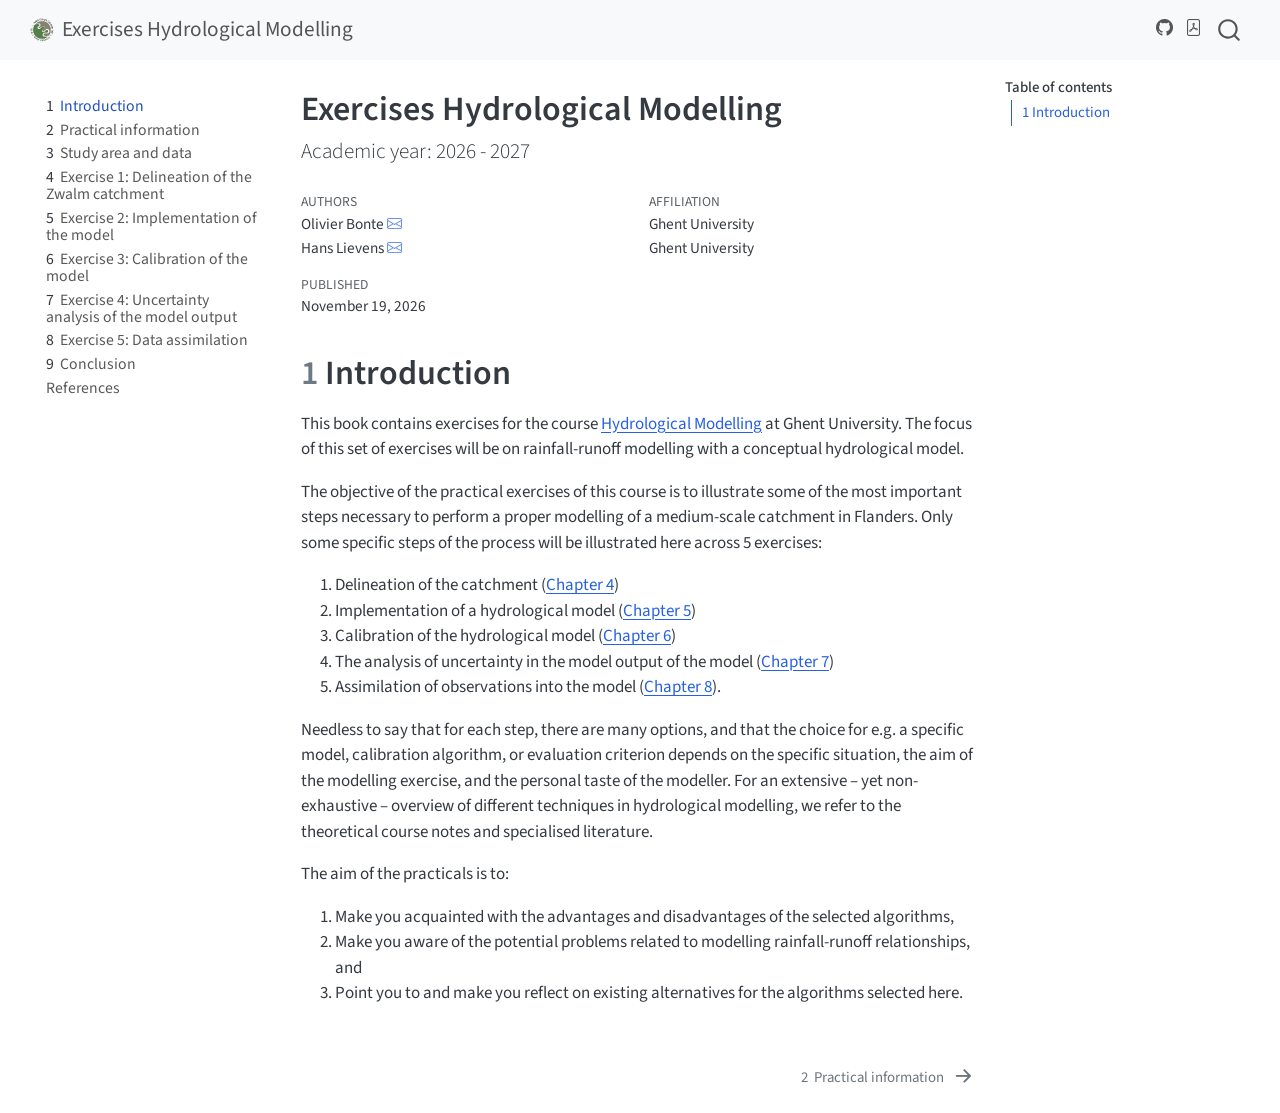
<file: index.html>
<!DOCTYPE html>
<html xmlns="http://www.w3.org/1999/xhtml" lang="en" xml:lang="en"><head>

<meta charset="utf-8">
<meta name="generator" content="quarto-1.10.18">

<meta name="viewport" content="width=device-width, initial-scale=1.0, user-scalable=yes">

<meta name="author" content="Olivier Bonte">
<meta name="author" content="Hans Lievens">
<meta name="dcterms.date" content="2026-11-19">

<title>Exercises Hydrological Modelling</title>
<style>
/* Default styles provided by pandoc.
** See https://pandoc.org/MANUAL.html#variables-for-html for config info.
*/
span.smallcaps{font-variant: small-caps;}
div.columns{display: flex; gap: 1.5em;}
div.column{flex: auto;}
@media screen {
div.columns{gap: min(4vw, 1.5em);}
div.column{overflow-x: auto;}
}
div.hanging-indent{margin-left: 1.5em; text-indent: -1.5em;}
ul.task-list{list-style: none;}
ul.task-list li input[type="checkbox"] {
  width: 0.8em;
  margin: 0 0.8em 0.2em -1em; /* quarto-specific, see https://github.com/quarto-dev/quarto-cli/issues/4556 */ 
  vertical-align: middle;
}
</style>


<script src="site_libs/quarto-nav/quarto-nav.js"></script>
<script src="site_libs/quarto-nav/headroom.min.js"></script>
<script src="site_libs/clipboard/clipboard.min.js"></script>
<script src="site_libs/quarto-search/autocomplete.umd.js"></script>
<script src="site_libs/quarto-search/fuse.min.js"></script>
<script src="site_libs/quarto-search/quarto-search.js"></script>
<meta name="quarto:offset" content="./">
<link href="./0_practical_info.html" rel="next">
<script src="site_libs/quarto-html/quarto.js" type="module"></script>
<script src="site_libs/quarto-html/tabsets/tabsets.js" type="module"></script>
<script src="site_libs/quarto-html/popper.min.js"></script>
<script src="site_libs/quarto-html/tippy.umd.min.js"></script>
<script src="site_libs/quarto-html/anchor.min.js"></script>
<link href="site_libs/quarto-html/tippy.css" rel="stylesheet">
<link href="site_libs/quarto-html/quarto-syntax-highlighting-64a204ab8560d761af7679ceaba22944.css" rel="stylesheet" id="quarto-text-highlighting-styles">
<script src="site_libs/bootstrap/bootstrap.min.js"></script>
<link href="site_libs/bootstrap/bootstrap-icons.css" rel="stylesheet">
<link href="site_libs/bootstrap/bootstrap-387af31c626f98c798a5fa383f4c6d96.min.css" rel="stylesheet" append-hash="true" id="quarto-bootstrap" data-mode="light">
<script id="quarto-search-options" type="application/json">{
  "location": "navbar",
  "copy-button": false,
  "collapse-after": 3,
  "panel-placement": "end",
  "type": "overlay",
  "limit": 50,
  "keyboard-shortcut": [
    "f",
    "/",
    "s"
  ],
  "show-item-context": false,
  "language": {
    "search-no-results-text": "No results",
    "search-matching-documents-text": "matching documents",
    "search-copy-link-title": "Copy link to search",
    "search-hide-matches-text": "Hide additional matches",
    "search-more-match-text": "more match in this document",
    "search-more-matches-text": "more matches in this document",
    "search-clear-button-title": "Clear",
    "search-text-placeholder": "",
    "search-detached-cancel-button-title": "Cancel",
    "search-submit-button-title": "Submit",
    "search-label": "Search"
  }
}</script>


</head>

<body class="nav-sidebar floating nav-fixed quarto-light">

<div id="quarto-search-results"></div>
  <header id="quarto-header" class="headroom fixed-top">
    <nav class="navbar navbar-expand-lg " data-bs-theme="dark">
      <div class="navbar-container container-fluid">
      <div class="navbar-brand-container mx-auto">
    <a href="./index.html" class="navbar-brand navbar-brand-logo">
    <img src="./figures/logo_H-CEL_no_background.svg" alt="" class="navbar-logo light-content">
    <img src="./figures/logo_H-CEL_no_background.svg" alt="" class="navbar-logo dark-content">
    </a>
    <a class="navbar-brand" href="./index.html">
    <span class="navbar-title">Exercises Hydrological Modelling</span>
    </a>
  </div>
        <div class="quarto-navbar-tools tools-end">
    <a href="https://github.com/h-cel/hydrological-modelling-public" title="Source Code" class="quarto-navigation-tool px-1" aria-label="Source Code"><i class="bi bi-github"></i></a>
    <a href="./Exercises-Hydrological-Modelling.pdf" title="Download PDF" class="quarto-navigation-tool px-1" aria-label="Download PDF"><i class="bi bi-file-pdf"></i></a>
</div>
          <div id="quarto-search" class="" title="Search"></div>
      </div> <!-- /container-fluid -->
    </nav>
  <nav class="quarto-secondary-nav">
    <div class="container-fluid d-flex">
      <button type="button" class="quarto-btn-toggle btn" data-bs-toggle="collapse" role="button" data-bs-target=".quarto-sidebar-collapse-item" aria-controls="quarto-sidebar" aria-expanded="false" aria-label="Toggle sidebar navigation" onclick="if (window.quartoToggleHeadroom) { window.quartoToggleHeadroom(); }">
        <i class="bi bi-layout-text-sidebar-reverse"></i>
      </button>
        <nav class="quarto-page-breadcrumbs" aria-label="breadcrumb"><ol class="breadcrumb"><li class="breadcrumb-item"><a href="./index.html"><span class="chapter-number">1</span>&nbsp; <span class="chapter-title">Introduction</span></a></li></ol></nav>
        <a class="flex-grow-1" role="navigation" data-bs-toggle="collapse" data-bs-target=".quarto-sidebar-collapse-item" aria-controls="quarto-sidebar" aria-expanded="false" aria-label="Toggle sidebar navigation" onclick="if (window.quartoToggleHeadroom) { window.quartoToggleHeadroom(); }">      
        </a>
    </div>
  </nav>
</header>
<!-- content -->
<div id="quarto-content" class="quarto-container page-columns page-rows-contents page-layout-article page-navbar">
<!-- sidebar -->
  <nav id="quarto-sidebar" class="sidebar collapse collapse-horizontal quarto-sidebar-collapse-item sidebar-navigation floating overflow-auto">
    <div class="sidebar-menu-container"> 
    <ul class="list-unstyled mt-1">
        <li class="sidebar-item">
  <div class="sidebar-item-container"> 
  <a href="./index.html" class="sidebar-item-text sidebar-link active">
 <span class="menu-text"><span class="chapter-number">1</span>&nbsp; <span class="chapter-title">Introduction</span></span></a>
  </div>
</li>
        <li class="sidebar-item">
  <div class="sidebar-item-container"> 
  <a href="./0_practical_info.html" class="sidebar-item-text sidebar-link">
 <span class="menu-text"><span class="chapter-number">2</span>&nbsp; <span class="chapter-title">Practical information</span></span></a>
  </div>
</li>
        <li class="sidebar-item">
  <div class="sidebar-item-container"> 
  <a href="./0_study_area_and_data.html" class="sidebar-item-text sidebar-link">
 <span class="menu-text"><span class="chapter-number">3</span>&nbsp; <span class="chapter-title">Study area and data</span></span></a>
  </div>
</li>
        <li class="sidebar-item">
  <div class="sidebar-item-container"> 
  <a href="./1_catchment_delineation.html" class="sidebar-item-text sidebar-link">
 <span class="menu-text"><span class="chapter-number">4</span>&nbsp; <span class="chapter-title">Exercise 1: Delineation of the Zwalm catchment</span></span></a>
  </div>
</li>
        <li class="sidebar-item">
  <div class="sidebar-item-container"> 
  <a href="./2_model_implementation.html" class="sidebar-item-text sidebar-link">
 <span class="menu-text"><span class="chapter-number">5</span>&nbsp; <span class="chapter-title">Exercise 2: Implementation of the model</span></span></a>
  </div>
</li>
        <li class="sidebar-item">
  <div class="sidebar-item-container"> 
  <a href="./3_model_calibration.html" class="sidebar-item-text sidebar-link">
 <span class="menu-text"><span class="chapter-number">6</span>&nbsp; <span class="chapter-title">Exercise 3: Calibration of the model</span></span></a>
  </div>
</li>
        <li class="sidebar-item">
  <div class="sidebar-item-container"> 
  <a href="./4_model_uncertainty.html" class="sidebar-item-text sidebar-link">
 <span class="menu-text"><span class="chapter-number">7</span>&nbsp; <span class="chapter-title">Exercise 4: Uncertainty analysis of the model output</span></span></a>
  </div>
</li>
        <li class="sidebar-item">
  <div class="sidebar-item-container"> 
  <a href="./5_data_assimilation.html" class="sidebar-item-text sidebar-link">
 <span class="menu-text"><span class="chapter-number">8</span>&nbsp; <span class="chapter-title">Exercise 5: Data assimilation</span></span></a>
  </div>
</li>
        <li class="sidebar-item">
  <div class="sidebar-item-container"> 
  <a href="./6_conclusion.html" class="sidebar-item-text sidebar-link">
 <span class="menu-text"><span class="chapter-number">9</span>&nbsp; <span class="chapter-title">Conclusion</span></span></a>
  </div>
</li>
        <li class="sidebar-item">
  <div class="sidebar-item-container"> 
  <a href="./references.html" class="sidebar-item-text sidebar-link">
 <span class="menu-text">References</span></a>
  </div>
</li>
    </ul>
    </div>
</nav>
<div id="quarto-sidebar-glass" class="quarto-sidebar-collapse-item" data-bs-toggle="collapse" data-bs-target=".quarto-sidebar-collapse-item"></div>
<!-- margin-sidebar -->
    <div id="quarto-margin-sidebar" class="sidebar margin-sidebar">
        <nav id="TOC" role="doc-toc" class="toc-active">
    <h2 id="toc-title">Table of contents</h2>
   
  <ul>
  <li><a href="#introduction" id="toc-introduction" class="nav-link active" data-scroll-target="#introduction"><span class="header-section-number">1</span> Introduction</a></li>
  </ul>
</nav>
    </div>
<!-- main -->
<main class="content" id="quarto-document-content">

<header id="title-block-header" class="quarto-title-block default">
<div class="quarto-title">
<h1 class="title">Exercises Hydrological Modelling</h1>
<p class="subtitle lead">Academic year: 2026 - 2027</p>
</div>


<div class="quarto-title-meta-author">
  <div class="quarto-title-meta-heading">Authors</div>
  <div class="quarto-title-meta-heading">Affiliation</div>
  
    <div class="quarto-title-meta-contents">
    <p class="author">Olivier Bonte <a href="mailto:olivier.bonte@ugent.be" class="quarto-title-author-email"><i class="bi bi-envelope"></i></a> </p>
  </div>
  <div class="quarto-title-meta-contents">
        <p class="affiliation">
            Ghent University
          </p>
      </div>
    <div class="quarto-title-meta-contents">
    <p class="author">Hans Lievens <a href="mailto:hans.lievens@ugent.be" class="quarto-title-author-email"><i class="bi bi-envelope"></i></a> </p>
  </div>
  <div class="quarto-title-meta-contents">
        <p class="affiliation">
            Ghent University
          </p>
      </div>
  </div>

<div class="quarto-title-meta">

      
    <div>
    <div class="quarto-title-meta-heading">Published</div>
    <div class="quarto-title-meta-contents">
      <p class="date">November 19, 2026</p>
    </div>
  </div>
  
    
  </div>
  


</header>


<section id="introduction" class="level1" data-number="1">
<h1 data-number="1"><span class="header-section-number">1</span> Introduction</h1>
<p>This book contains exercises for the course <a href="https://studiekiezer.ugent.be/2026/studiefiche/en/I002659">Hydrological Modelling</a> at Ghent University. The focus of this set of exercises will be on rainfall-runoff modelling with a conceptual hydrological model.</p>
<p>The objective of the practical exercises of this course is to illustrate some of the most important steps necessary to perform a proper modelling of a medium-scale catchment in Flanders. Only some specific steps of the process will be illustrated here across 5 exercises:</p>
<ol type="1">
<li>Delineation of the catchment (<a href="1_catchment_delineation.html" class="quarto-xref"><span>Chapter 4</span></a>)</li>
<li>Implementation of a hydrological model (<a href="2_model_implementation.html" class="quarto-xref"><span>Chapter 5</span></a>)</li>
<li>Calibration of the hydrological model (<a href="3_model_calibration.html" class="quarto-xref"><span>Chapter 6</span></a>)</li>
<li>The analysis of uncertainty in the model output of the model (<a href="4_model_uncertainty.html" class="quarto-xref"><span>Chapter 7</span></a>)</li>
<li>Assimilation of observations into the model (<a href="5_data_assimilation.html" class="quarto-xref"><span>Chapter 8</span></a>).</li>
</ol>
<p>Needless to say that for each step, there are many options, and that the choice for e.g.&nbsp;a specific model, calibration algorithm, or evaluation criterion depends on the specific situation, the aim of the modelling exercise, and the personal taste of the modeller. For an extensive – yet non-exhaustive – overview of different techniques in hydrological modelling, we refer to the theoretical course notes and specialised literature.</p>
<p>The aim of the practicals is to:</p>
<ol type="1">
<li>Make you acquainted with the advantages and disadvantages of the selected algorithms,</li>
<li>Make you aware of the potential problems related to modelling rainfall-runoff relationships, and</li>
<li>Point you to and make you reflect on existing alternatives for the algorithms selected here.</li>
</ol>


</section>

</main> <!-- /main -->
<script id="quarto-html-after-body" type="application/javascript">
  window.document.addEventListener("DOMContentLoaded", function (event) {
    const icon = "";
    const anchorJS = new window.AnchorJS();
    anchorJS.options = {
      placement: 'right',
      icon: icon
    };
    anchorJS.add('.anchored');
    const isCodeAnnotation = (el) => {
      for (const clz of el.classList) {
        if (clz.startsWith('code-annotation-')) {                     
          return true;
        }
      }
      return false;
    }
    const onCopySuccess = function(e) {
      // button target
      const button = e.trigger;
      // don't keep focus
      button.blur();
      // flash "checked"
      button.classList.add('code-copy-button-checked');
      var currentTitle = button.getAttribute("title");
      button.setAttribute("title", "Copied!");
      let tooltip;
      if (window.bootstrap) {
        button.setAttribute("data-bs-toggle", "tooltip");
        button.setAttribute("data-bs-placement", "left");
        button.setAttribute("data-bs-title", "Copied!");
        tooltip = new bootstrap.Tooltip(button, 
          { trigger: "manual", 
            customClass: "code-copy-button-tooltip",
            offset: [0, -8]});
        tooltip.show();    
      }
      setTimeout(function() {
        if (tooltip) {
          tooltip.hide();
          button.removeAttribute("data-bs-title");
          button.removeAttribute("data-bs-toggle");
          button.removeAttribute("data-bs-placement");
        }
        button.setAttribute("title", currentTitle);
        button.classList.remove('code-copy-button-checked');
      }, 1000);
      // clear code selection
      e.clearSelection();
    }
    const getTextToCopy = function(trigger) {
      const outerScaffold = trigger.parentElement.cloneNode(true);
      const codeEl = outerScaffold.querySelector('code');
      for (const childEl of codeEl.children) {
        if (isCodeAnnotation(childEl)) {
          childEl.remove();
        }
      }
      return codeEl.innerText;
    }
    const clipboard = new window.ClipboardJS('.code-copy-button:not([data-in-quarto-modal])', {
      text: getTextToCopy
    });
    clipboard.on('success', onCopySuccess);
    if (window.document.getElementById('quarto-embedded-source-code-modal')) {
      const clipboardModal = new window.ClipboardJS('.code-copy-button[data-in-quarto-modal]', {
        text: getTextToCopy,
        container: window.document.getElementById('quarto-embedded-source-code-modal')
      });
      clipboardModal.on('success', onCopySuccess);
    }
      var localhostRegex = new RegExp(/^(?:http|https):\/\/localhost\:?[0-9]*\//);
      var mailtoRegex = new RegExp(/^mailto:/);
        var filterRegex = new RegExp('/' + window.location.host + '/');
      var isInternal = (href) => {
          return filterRegex.test(href) || localhostRegex.test(href) || mailtoRegex.test(href);
      }
      // Inspect non-navigation links and adorn them if external
     var links = window.document.querySelectorAll('a[href]:not(.nav-link):not(.navbar-brand):not(.toc-action):not(.sidebar-link):not(.sidebar-item-toggle):not(.pagination-link):not(.no-external):not([aria-hidden]):not(.dropdown-item):not(.quarto-navigation-tool):not(.about-link)');
      for (var i=0; i<links.length; i++) {
        const link = links[i];
        if (!isInternal(link.href)) {
          // undo the damage that might have been done by quarto-nav.js in the case of
          // links that we want to consider external
          if (link.dataset.originalHref !== undefined) {
            link.href = link.dataset.originalHref;
          }
            // target, if specified
            link.setAttribute("target", "_blank");
            if (link.getAttribute("rel") === null) {
              link.setAttribute("rel", "noopener");
            }
        }
      }
    function tippyHover(el, contentFn, onTriggerFn, onUntriggerFn) {
      const config = {
        allowHTML: true,
        maxWidth: 500,
        delay: 100,
        arrow: false,
        appendTo: function(el) {
            return el.parentElement;
        },
        interactive: true,
        interactiveBorder: 10,
        theme: 'quarto',
        placement: 'bottom-start',
      };
      if (contentFn) {
        config.content = contentFn;
      }
      if (onTriggerFn) {
        config.onTrigger = onTriggerFn;
      }
      if (onUntriggerFn) {
        config.onUntrigger = onUntriggerFn;
      }
      window.tippy(el, config); 
    }
    const noterefs = window.document.querySelectorAll('a[role="doc-noteref"]');
    for (var i=0; i<noterefs.length; i++) {
      const ref = noterefs[i];
      tippyHover(ref, function() {
        // use id or data attribute instead here
        let href = ref.getAttribute('data-footnote-href') || ref.getAttribute('href');
        try { href = new URL(href).hash; } catch {}
        const id = href.replace(/^#\/?/, "");
        const note = window.document.getElementById(id);
        if (note) {
          return note.innerHTML;
        } else {
          return "";
        }
      });
    }
    const xrefs = window.document.querySelectorAll('a.quarto-xref');
    const processXRef = (id, note) => {
      // Strip column container classes
      const stripColumnClz = (el) => {
        el.classList.remove("page-full", "page-columns");
        if (el.children) {
          for (const child of el.children) {
            stripColumnClz(child);
          }
        }
      }
      stripColumnClz(note)
      if (id === null || id.startsWith('sec-')) {
        // Special case sections, only their first couple elements
        const container = document.createElement("div");
        if (note.children && note.children.length > 2) {
          container.appendChild(note.children[0].cloneNode(true));
          for (let i = 1; i < note.children.length; i++) {
            const child = note.children[i];
            if (child.tagName === "P" && child.innerText === "") {
              continue;
            } else {
              container.appendChild(child.cloneNode(true));
              break;
            }
          }
          if (window.Quarto?.typesetMath) {
            window.Quarto.typesetMath(container);
          }
          return container.innerHTML
        } else {
          if (window.Quarto?.typesetMath) {
            window.Quarto.typesetMath(note);
          }
          return note.innerHTML;
        }
      } else {
        // Remove any anchor links if they are present
        const anchorLink = note.querySelector('a.anchorjs-link');
        if (anchorLink) {
          anchorLink.remove();
        }
        if (window.Quarto?.typesetMath) {
          window.Quarto.typesetMath(note);
        }
        if (note.classList.contains("callout")) {
          return note.outerHTML;
        } else {
          return note.innerHTML;
        }
      }
    }
    for (var i=0; i<xrefs.length; i++) {
      const xref = xrefs[i];
      tippyHover(xref, undefined, function(instance) {
        instance.disable();
        let url = xref.getAttribute('href');
        let hash = undefined; 
        if (url.startsWith('#')) {
          hash = url;
        } else {
          try { hash = new URL(url).hash; } catch {}
        }
        if (hash) {
          const id = hash.replace(/^#\/?/, "");
          const note = window.document.getElementById(id);
          if (note !== null) {
            try {
              const html = processXRef(id, note.cloneNode(true));
              instance.setContent(html);
            } finally {
              instance.enable();
              instance.show();
            }
          } else {
            // See if we can fetch this
            fetch(url.split('#')[0])
            .then(res => res.text())
            .then(html => {
              const parser = new DOMParser();
              const htmlDoc = parser.parseFromString(html, "text/html");
              const note = htmlDoc.getElementById(id);
              if (note !== null) {
                const html = processXRef(id, note);
                instance.setContent(html);
              } 
            }).finally(() => {
              instance.enable();
              instance.show();
            });
          }
        } else {
          // See if we can fetch a full url (with no hash to target)
          // This is a special case and we should probably do some content thinning / targeting
          fetch(url)
          .then(res => res.text())
          .then(html => {
            const parser = new DOMParser();
            const htmlDoc = parser.parseFromString(html, "text/html");
            const note = htmlDoc.querySelector('main.content');
            if (note !== null) {
              // This should only happen for chapter cross references
              // (since there is no id in the URL)
              // remove the first header
              if (note.children.length > 0 && note.children[0].tagName === "HEADER") {
                note.children[0].remove();
              }
              const html = processXRef(null, note);
              instance.setContent(html);
            } 
          }).finally(() => {
            instance.enable();
            instance.show();
          });
        }
      }, function(instance) {
      });
    }
        let selectedAnnoteEl;
        const selectorForAnnotation = ( cell, annotation) => {
          let cellAttr = 'data-code-cell="' + cell + '"';
          let lineAttr = 'data-code-annotation="' +  annotation + '"';
          const selector = 'span[' + cellAttr + '][' + lineAttr + ']';
          return selector;
        }
        const selectCodeLines = (annoteEl) => {
          const doc = window.document;
          const targetCell = annoteEl.getAttribute("data-target-cell");
          const targetAnnotation = annoteEl.getAttribute("data-target-annotation");
          const annoteSpan = window.document.querySelector(selectorForAnnotation(targetCell, targetAnnotation));
          const lines = annoteSpan.getAttribute("data-code-lines").split(",");
          const lineIds = lines.map((line) => {
            return targetCell + "-" + line;
          })
          let top = null;
          let height = null;
          let parent = null;
          if (lineIds.length > 0) {
              //compute the position of the single el (top and bottom and make a div)
              const el = window.document.getElementById(lineIds[0]);
              top = el.offsetTop;
              height = el.offsetHeight;
              parent = el.parentElement.parentElement;
            if (lineIds.length > 1) {
              const lastEl = window.document.getElementById(lineIds[lineIds.length - 1]);
              const bottom = lastEl.offsetTop + lastEl.offsetHeight;
              height = bottom - top;
            }
            if (top !== null && height !== null && parent !== null) {
              // cook up a div (if necessary) and position it 
              let div = window.document.getElementById("code-annotation-line-highlight");
              if (div === null) {
                div = window.document.createElement("div");
                div.setAttribute("id", "code-annotation-line-highlight");
                div.style.position = 'absolute';
                parent.appendChild(div);
              }
              div.style.top = top - 2 + "px";
              div.style.height = height + 4 + "px";
              div.style.left = 0;
              let gutterDiv = window.document.getElementById("code-annotation-line-highlight-gutter");
              if (gutterDiv === null) {
                gutterDiv = window.document.createElement("div");
                gutterDiv.setAttribute("id", "code-annotation-line-highlight-gutter");
                gutterDiv.style.position = 'absolute';
                const codeCell = window.document.getElementById(targetCell);
                const gutter = codeCell.querySelector('.code-annotation-gutter');
                gutter.appendChild(gutterDiv);
              }
              gutterDiv.style.top = top - 2 + "px";
              gutterDiv.style.height = height + 4 + "px";
            }
            selectedAnnoteEl = annoteEl;
          }
        };
        const unselectCodeLines = () => {
          const elementsIds = ["code-annotation-line-highlight", "code-annotation-line-highlight-gutter"];
          elementsIds.forEach((elId) => {
            const div = window.document.getElementById(elId);
            if (div) {
              div.remove();
            }
          });
          selectedAnnoteEl = undefined;
        };
          // Handle positioning of the toggle
      window.addEventListener(
        "resize",
        throttle(() => {
          elRect = undefined;
          if (selectedAnnoteEl) {
            selectCodeLines(selectedAnnoteEl);
          }
        }, 10)
      );
      function throttle(fn, ms) {
      let throttle = false;
      let timer;
        return (...args) => {
          if(!throttle) { // first call gets through
              fn.apply(this, args);
              throttle = true;
          } else { // all the others get throttled
              if(timer) clearTimeout(timer); // cancel #2
              timer = setTimeout(() => {
                fn.apply(this, args);
                timer = throttle = false;
              }, ms);
          }
        };
      }
        // Attach click handler to the DT
        const annoteDls = window.document.querySelectorAll('dt[data-target-cell]');
        for (const annoteDlNode of annoteDls) {
          annoteDlNode.addEventListener('click', (event) => {
            const clickedEl = event.target;
            if (clickedEl !== selectedAnnoteEl) {
              unselectCodeLines();
              const activeEl = window.document.querySelector('dt[data-target-cell].code-annotation-active');
              if (activeEl) {
                activeEl.classList.remove('code-annotation-active');
              }
              selectCodeLines(clickedEl);
              clickedEl.classList.add('code-annotation-active');
            } else {
              // Unselect the line
              unselectCodeLines();
              clickedEl.classList.remove('code-annotation-active');
            }
          });
        }
    const findCites = (el) => {
      const parentEl = el.parentElement;
      if (parentEl) {
        const cites = parentEl.dataset.cites;
        if (cites) {
          return {
            el,
            cites: cites.split(' ')
          };
        } else {
          return findCites(el.parentElement)
        }
      } else {
        return undefined;
      }
    };
    var bibliorefs = window.document.querySelectorAll('a[role="doc-biblioref"]');
    for (var i=0; i<bibliorefs.length; i++) {
      const ref = bibliorefs[i];
      const citeInfo = findCites(ref);
      if (citeInfo) {
        tippyHover(citeInfo.el, function() {
          var popup = window.document.createElement('div');
          citeInfo.cites.forEach(function(cite) {
            var citeDiv = window.document.createElement('div');
            citeDiv.classList.add('hanging-indent');
            citeDiv.classList.add('csl-entry');
            var biblioDiv = window.document.getElementById('ref-' + cite);
            if (biblioDiv) {
              citeDiv.innerHTML = biblioDiv.innerHTML;
            }
            popup.appendChild(citeDiv);
          });
          return popup.innerHTML;
        });
      }
    }
  });
  </script>
<nav class="page-navigation">
  <div class="nav-page nav-page-previous">
  </div>
  <div class="nav-page nav-page-next">
      <a href="./0_practical_info.html" class="pagination-link" aria-label="Practical information">
        <span class="nav-page-text"><span class="chapter-number">2</span>&nbsp; <span class="chapter-title">Practical information</span></span> <i class="bi bi-arrow-right-short"></i>
      </a>
  </div>
</nav>
</div> <!-- /content -->




</body></html>
</file>
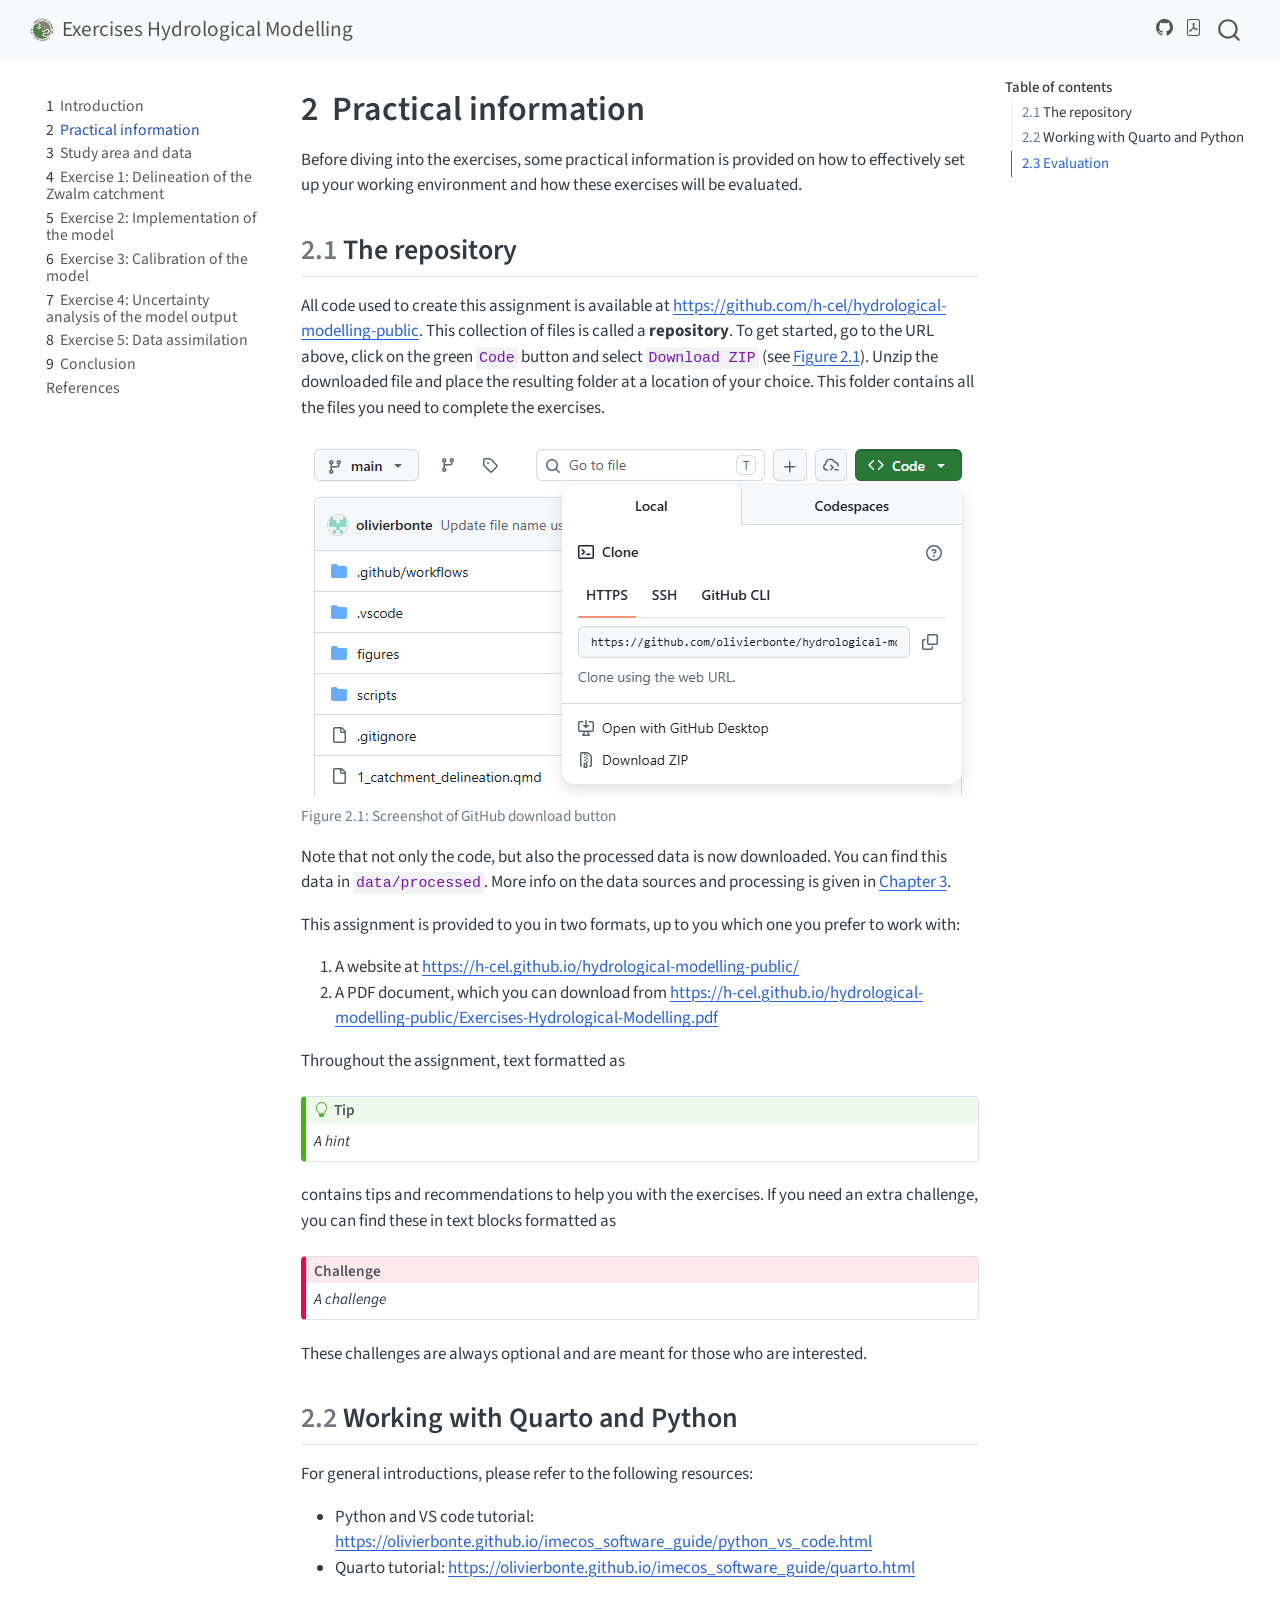
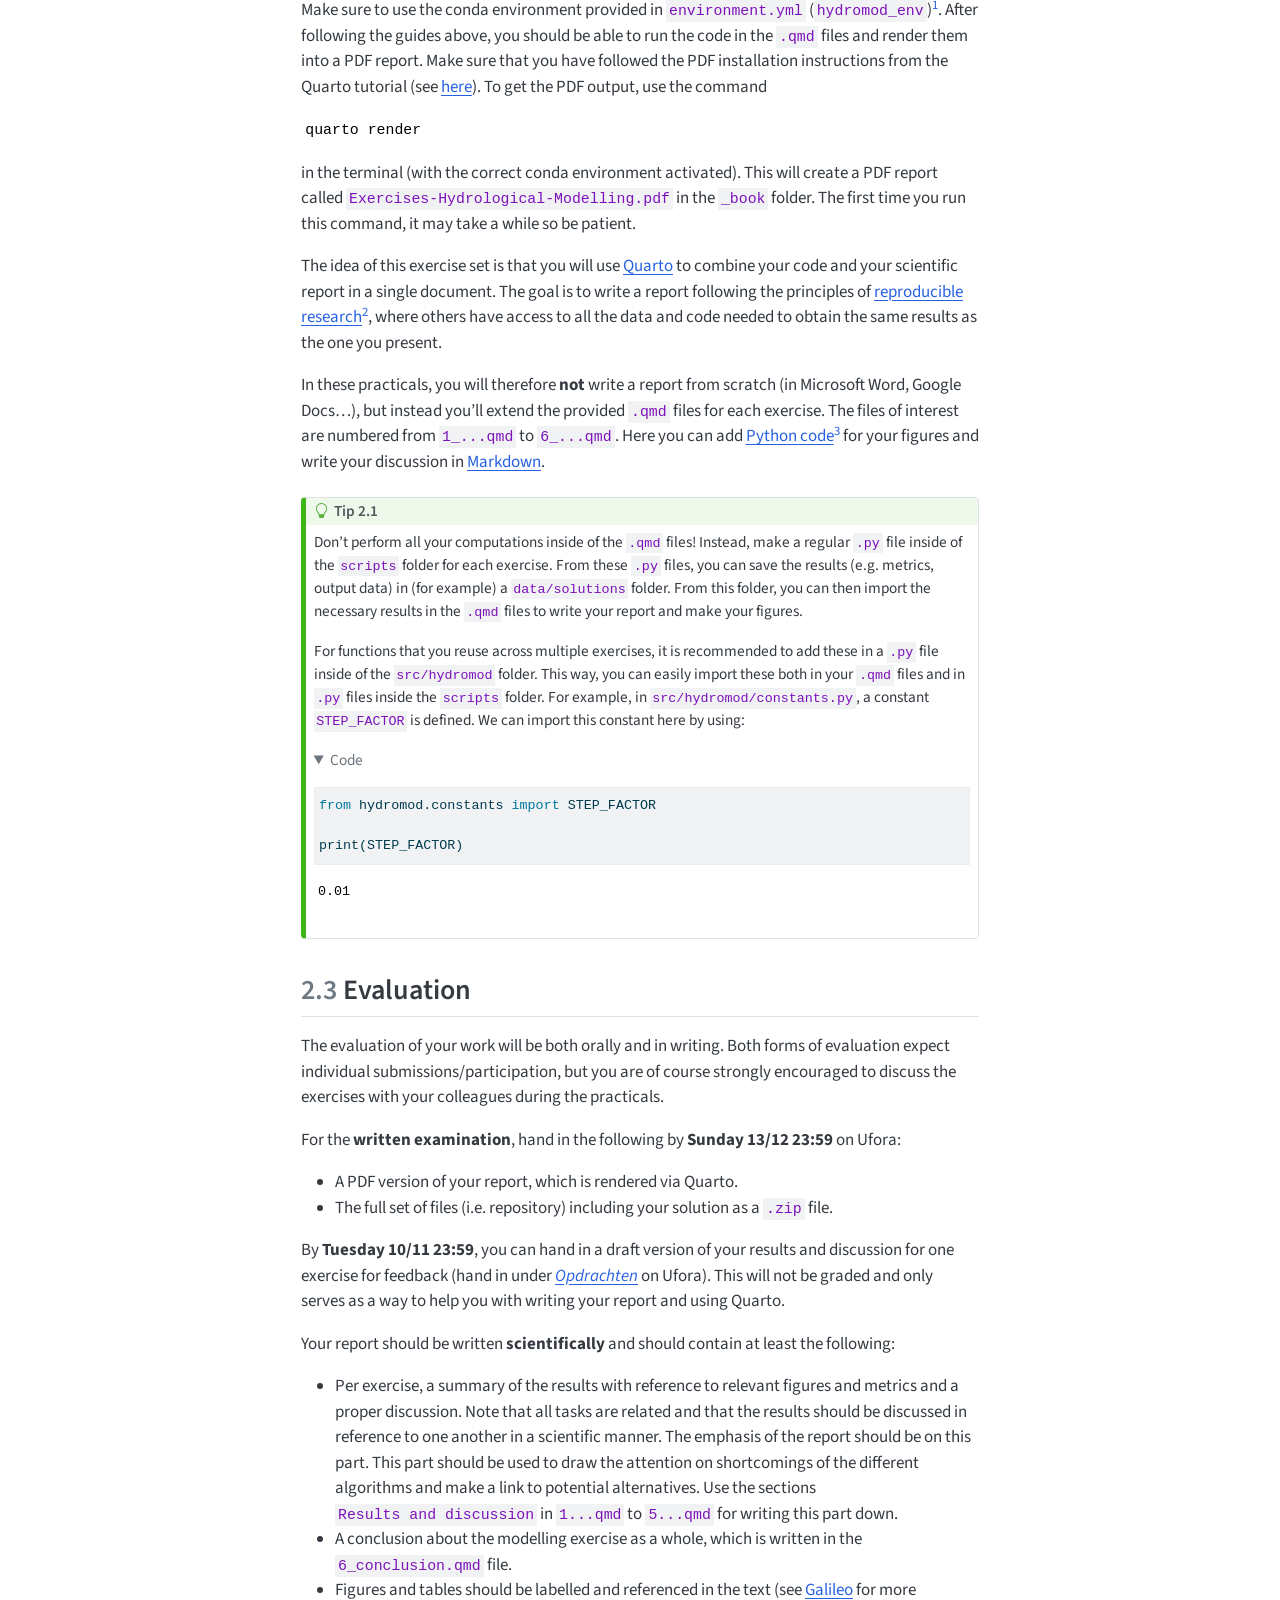
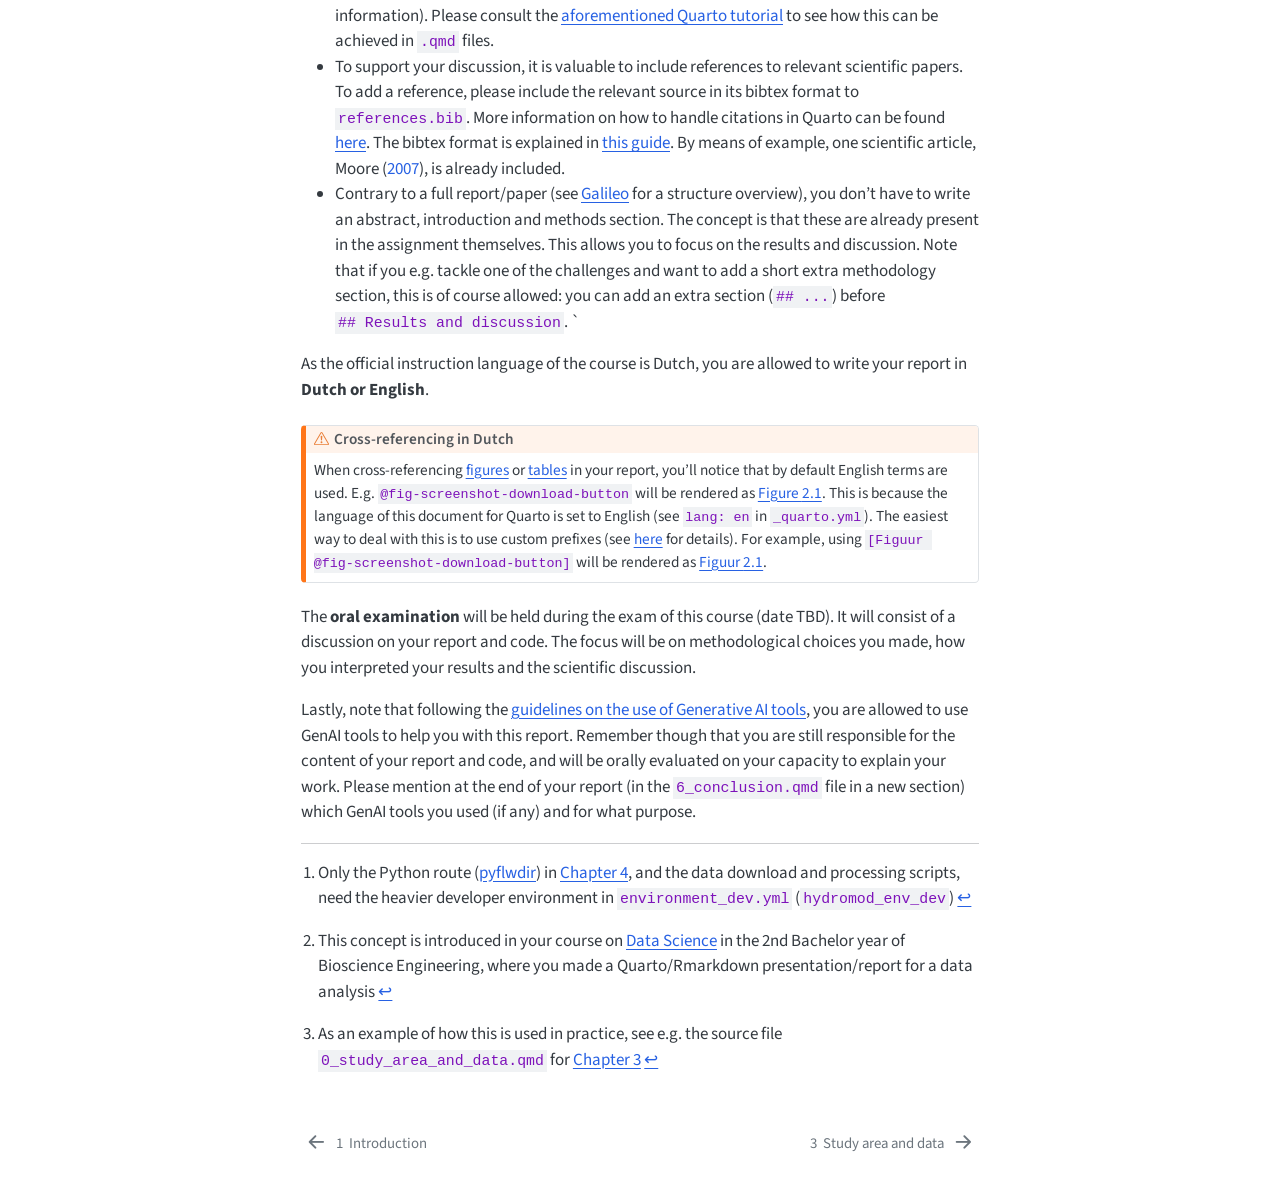
<file: 0_practical_info.html>
<!DOCTYPE html>
<html xmlns="http://www.w3.org/1999/xhtml" lang="en" xml:lang="en"><head>

<meta charset="utf-8">
<meta name="generator" content="quarto-1.10.18">

<meta name="viewport" content="width=device-width, initial-scale=1.0, user-scalable=yes">


<title>2&nbsp; Practical information – Exercises Hydrological Modelling</title>
<style>
/* Default styles provided by pandoc.
** See https://pandoc.org/MANUAL.html#variables-for-html for config info.
*/
span.smallcaps{font-variant: small-caps;}
div.columns{display: flex; gap: 1.5em;}
div.column{flex: auto;}
@media screen {
div.columns{gap: min(4vw, 1.5em);}
div.column{overflow-x: auto;}
}
div.hanging-indent{margin-left: 1.5em; text-indent: -1.5em;}
ul.task-list{list-style: none;}
ul.task-list li input[type="checkbox"] {
  width: 0.8em;
  margin: 0 0.8em 0.2em -1em; /* quarto-specific, see https://github.com/quarto-dev/quarto-cli/issues/4556 */ 
  vertical-align: middle;
}
/* CSS for syntax highlighting */
html { -webkit-text-size-adjust: 100%; }
pre > code.sourceCode { white-space: pre; position: relative; }
pre > code.sourceCode > span { display: inline-block; line-height: 1.25; }
pre > code.sourceCode > span:empty { height: 1.2em; }
.sourceCode { overflow: visible; }
code.sourceCode > span { color: inherit; text-decoration: inherit; }
div.sourceCode { margin: 1em 0; }
pre.sourceCode { margin: 0; }
@media screen {
div.sourceCode { overflow: auto; }
}
@media print {
pre > code.sourceCode { white-space: pre-wrap; }
pre > code.sourceCode > span { text-indent: -5em; padding-left: 5em; }
}
pre.numberSource code
  { counter-reset: source-line 0; }
pre.numberSource code > span
  { position: relative; left: -4em; counter-increment: source-line; }
pre.numberSource code > span > a:first-child::before
  { content: counter(source-line);
    position: relative; left: -1em; text-align: right; vertical-align: baseline;
    border: none; display: inline-block;
    -webkit-touch-callout: none; -webkit-user-select: none;
    -khtml-user-select: none; -moz-user-select: none;
    -ms-user-select: none; user-select: none;
    padding: 0 4px; width: 4em;
  }
pre.numberSource { margin-left: 3em;  padding-left: 4px; }
div.sourceCode
  {   }
@media screen {
pre > code.sourceCode > span > a:first-child::before { text-decoration: underline; }
}
/* CSS for citations */
div.csl-bib-body { }
div.csl-entry {
  clear: both;
}
.hanging-indent div.csl-entry {
  margin-left:2em;
  text-indent:-2em;
}
div.csl-left-margin {
  min-width:2em;
  float:left;
}
div.csl-right-inline {
  margin-left:2em;
  padding-left:1em;
}
div.csl-indent {
  margin-left: 2em;
}</style>


<script src="site_libs/quarto-nav/quarto-nav.js"></script>
<script src="site_libs/quarto-nav/headroom.min.js"></script>
<script src="site_libs/clipboard/clipboard.min.js"></script>
<script src="site_libs/quarto-search/autocomplete.umd.js"></script>
<script src="site_libs/quarto-search/fuse.min.js"></script>
<script src="site_libs/quarto-search/quarto-search.js"></script>
<meta name="quarto:offset" content="./">
<link href="./0_study_area_and_data.html" rel="next">
<link href="./index.html" rel="prev">
<script src="site_libs/quarto-html/quarto.js" type="module"></script>
<script src="site_libs/quarto-html/tabsets/tabsets.js" type="module"></script>
<script src="site_libs/quarto-html/popper.min.js"></script>
<script src="site_libs/quarto-html/tippy.umd.min.js"></script>
<script src="site_libs/quarto-html/anchor.min.js"></script>
<link href="site_libs/quarto-html/tippy.css" rel="stylesheet">
<link href="site_libs/quarto-html/quarto-syntax-highlighting-64a204ab8560d761af7679ceaba22944.css" rel="stylesheet" id="quarto-text-highlighting-styles">
<script src="site_libs/bootstrap/bootstrap.min.js"></script>
<link href="site_libs/bootstrap/bootstrap-icons.css" rel="stylesheet">
<link href="site_libs/bootstrap/bootstrap-387af31c626f98c798a5fa383f4c6d96.min.css" rel="stylesheet" append-hash="true" id="quarto-bootstrap" data-mode="light">
<script id="quarto-search-options" type="application/json">{
  "location": "navbar",
  "copy-button": false,
  "collapse-after": 3,
  "panel-placement": "end",
  "type": "overlay",
  "limit": 50,
  "keyboard-shortcut": [
    "f",
    "/",
    "s"
  ],
  "show-item-context": false,
  "language": {
    "search-no-results-text": "No results",
    "search-matching-documents-text": "matching documents",
    "search-copy-link-title": "Copy link to search",
    "search-hide-matches-text": "Hide additional matches",
    "search-more-match-text": "more match in this document",
    "search-more-matches-text": "more matches in this document",
    "search-clear-button-title": "Clear",
    "search-text-placeholder": "",
    "search-detached-cancel-button-title": "Cancel",
    "search-submit-button-title": "Submit",
    "search-label": "Search"
  }
}</script>


</head>

<body class="nav-sidebar floating nav-fixed quarto-light">

<div id="quarto-search-results"></div>
  <header id="quarto-header" class="headroom fixed-top">
    <nav class="navbar navbar-expand-lg " data-bs-theme="dark">
      <div class="navbar-container container-fluid">
      <div class="navbar-brand-container mx-auto">
    <a href="./index.html" class="navbar-brand navbar-brand-logo">
    <img src="./figures/logo_H-CEL_no_background.svg" alt="" class="navbar-logo light-content">
    <img src="./figures/logo_H-CEL_no_background.svg" alt="" class="navbar-logo dark-content">
    </a>
    <a class="navbar-brand" href="./index.html">
    <span class="navbar-title">Exercises Hydrological Modelling</span>
    </a>
  </div>
        <div class="quarto-navbar-tools tools-end">
    <a href="https://github.com/h-cel/hydrological-modelling-public" title="Source Code" class="quarto-navigation-tool px-1" aria-label="Source Code"><i class="bi bi-github"></i></a>
    <a href="./Exercises-Hydrological-Modelling.pdf" title="Download PDF" class="quarto-navigation-tool px-1" aria-label="Download PDF"><i class="bi bi-file-pdf"></i></a>
</div>
          <div id="quarto-search" class="" title="Search"></div>
      </div> <!-- /container-fluid -->
    </nav>
  <nav class="quarto-secondary-nav">
    <div class="container-fluid d-flex">
      <button type="button" class="quarto-btn-toggle btn" data-bs-toggle="collapse" role="button" data-bs-target=".quarto-sidebar-collapse-item" aria-controls="quarto-sidebar" aria-expanded="false" aria-label="Toggle sidebar navigation" onclick="if (window.quartoToggleHeadroom) { window.quartoToggleHeadroom(); }">
        <i class="bi bi-layout-text-sidebar-reverse"></i>
      </button>
        <nav class="quarto-page-breadcrumbs" aria-label="breadcrumb"><ol class="breadcrumb"><li class="breadcrumb-item"><a href="./0_practical_info.html"><span class="chapter-number">2</span>&nbsp; <span class="chapter-title">Practical information</span></a></li></ol></nav>
        <a class="flex-grow-1" role="navigation" data-bs-toggle="collapse" data-bs-target=".quarto-sidebar-collapse-item" aria-controls="quarto-sidebar" aria-expanded="false" aria-label="Toggle sidebar navigation" onclick="if (window.quartoToggleHeadroom) { window.quartoToggleHeadroom(); }">      
        </a>
    </div>
  </nav>
</header>
<!-- content -->
<div id="quarto-content" class="quarto-container page-columns page-rows-contents page-layout-article page-navbar">
<!-- sidebar -->
  <nav id="quarto-sidebar" class="sidebar collapse collapse-horizontal quarto-sidebar-collapse-item sidebar-navigation floating overflow-auto">
    <div class="sidebar-menu-container"> 
    <ul class="list-unstyled mt-1">
        <li class="sidebar-item">
  <div class="sidebar-item-container"> 
  <a href="./index.html" class="sidebar-item-text sidebar-link">
 <span class="menu-text"><span class="chapter-number">1</span>&nbsp; <span class="chapter-title">Introduction</span></span></a>
  </div>
</li>
        <li class="sidebar-item">
  <div class="sidebar-item-container"> 
  <a href="./0_practical_info.html" class="sidebar-item-text sidebar-link active">
 <span class="menu-text"><span class="chapter-number">2</span>&nbsp; <span class="chapter-title">Practical information</span></span></a>
  </div>
</li>
        <li class="sidebar-item">
  <div class="sidebar-item-container"> 
  <a href="./0_study_area_and_data.html" class="sidebar-item-text sidebar-link">
 <span class="menu-text"><span class="chapter-number">3</span>&nbsp; <span class="chapter-title">Study area and data</span></span></a>
  </div>
</li>
        <li class="sidebar-item">
  <div class="sidebar-item-container"> 
  <a href="./1_catchment_delineation.html" class="sidebar-item-text sidebar-link">
 <span class="menu-text"><span class="chapter-number">4</span>&nbsp; <span class="chapter-title">Exercise 1: Delineation of the Zwalm catchment</span></span></a>
  </div>
</li>
        <li class="sidebar-item">
  <div class="sidebar-item-container"> 
  <a href="./2_model_implementation.html" class="sidebar-item-text sidebar-link">
 <span class="menu-text"><span class="chapter-number">5</span>&nbsp; <span class="chapter-title">Exercise 2: Implementation of the model</span></span></a>
  </div>
</li>
        <li class="sidebar-item">
  <div class="sidebar-item-container"> 
  <a href="./3_model_calibration.html" class="sidebar-item-text sidebar-link">
 <span class="menu-text"><span class="chapter-number">6</span>&nbsp; <span class="chapter-title">Exercise 3: Calibration of the model</span></span></a>
  </div>
</li>
        <li class="sidebar-item">
  <div class="sidebar-item-container"> 
  <a href="./4_model_uncertainty.html" class="sidebar-item-text sidebar-link">
 <span class="menu-text"><span class="chapter-number">7</span>&nbsp; <span class="chapter-title">Exercise 4: Uncertainty analysis of the model output</span></span></a>
  </div>
</li>
        <li class="sidebar-item">
  <div class="sidebar-item-container"> 
  <a href="./5_data_assimilation.html" class="sidebar-item-text sidebar-link">
 <span class="menu-text"><span class="chapter-number">8</span>&nbsp; <span class="chapter-title">Exercise 5: Data assimilation</span></span></a>
  </div>
</li>
        <li class="sidebar-item">
  <div class="sidebar-item-container"> 
  <a href="./6_conclusion.html" class="sidebar-item-text sidebar-link">
 <span class="menu-text"><span class="chapter-number">9</span>&nbsp; <span class="chapter-title">Conclusion</span></span></a>
  </div>
</li>
        <li class="sidebar-item">
  <div class="sidebar-item-container"> 
  <a href="./references.html" class="sidebar-item-text sidebar-link">
 <span class="menu-text">References</span></a>
  </div>
</li>
    </ul>
    </div>
</nav>
<div id="quarto-sidebar-glass" class="quarto-sidebar-collapse-item" data-bs-toggle="collapse" data-bs-target=".quarto-sidebar-collapse-item"></div>
<!-- margin-sidebar -->
    <div id="quarto-margin-sidebar" class="sidebar margin-sidebar">
        <nav id="TOC" role="doc-toc" class="toc-active">
    <h2 id="toc-title">Table of contents</h2>
   
  <ul>
  <li><a href="#the-repository" id="toc-the-repository" class="nav-link active" data-scroll-target="#the-repository"><span class="header-section-number">2.1</span> The repository</a></li>
  <li><a href="#working-with-quarto-and-python" id="toc-working-with-quarto-and-python" class="nav-link" data-scroll-target="#working-with-quarto-and-python"><span class="header-section-number">2.2</span> Working with Quarto and Python</a></li>
  <li><a href="#evaluation" id="toc-evaluation" class="nav-link" data-scroll-target="#evaluation"><span class="header-section-number">2.3</span> Evaluation</a></li>
  </ul>
</nav>
    </div>
<!-- main -->
<main class="content" id="quarto-document-content">

<header id="title-block-header" class="quarto-title-block default">
<div class="quarto-title">
<h1 class="title"><span id="sec-practical-info" class="quarto-section-identifier"><span class="chapter-number">2</span>&nbsp; <span class="chapter-title">Practical information</span></span></h1>
</div>



<div class="quarto-title-meta">

    
  
    
  </div>
  


</header>


<p>Before diving into the exercises, some practical information is provided on how to effectively set up your working environment and how these exercises will be evaluated.</p>
<section id="the-repository" class="level2" data-number="2.1">
<h2 data-number="2.1" class="anchored" data-anchor-id="the-repository"><span class="header-section-number">2.1</span> The repository</h2>
<p>All code used to create this assignment is available at <a href="https://github.com/h-cel/hydrological-modelling-public">https://github.com/h-cel/hydrological-modelling-public</a>. This collection of files is called a <strong>repository</strong>. To get started, go to the URL above, click on the green <code>Code</code> button and select <code>Download ZIP</code> (see <a href="#fig-screenshot-download-button" class="quarto-xref">Figure&nbsp;<span>2.1</span></a>). Unzip the downloaded file and place the resulting folder at a location of your choice. This folder contains all the files you need to complete the exercises.</p>
<div id="fig-screenshot-download-button" class="quarto-float quarto-figure quarto-figure-center anchored">
<figure class="quarto-float quarto-float-fig figure">
<div aria-describedby="fig-screenshot-download-button-caption-0ceaefa1-69ba-4598-a22c-09a6ac19f8ca">
<img src="figures/screenshot_github_download.png" class="img-fluid figure-img">
</div>
<figcaption class="quarto-float-caption-bottom quarto-float-caption quarto-float-fig" id="fig-screenshot-download-button-caption-0ceaefa1-69ba-4598-a22c-09a6ac19f8ca">
Figure&nbsp;2.1: Screenshot of GitHub download button
</figcaption>
</figure>
</div>
<p>Note that not only the code, but also the processed data is now downloaded. You can find this data in <code>data/processed</code>. More info on the data sources and processing is given in <a href="0_study_area_and_data.html" class="quarto-xref"><span>Chapter 3</span></a>.</p>
<p>This assignment is provided to you in two formats, up to you which one you prefer to work with:</p>
<ol type="1">
<li>A website at <a href="https://h-cel.github.io/hydrological-modelling-public/">https://h-cel.github.io/hydrological-modelling-public/</a></li>
<li>A PDF document, which you can download from <a href="https://h-cel.github.io/hydrological-modelling-public/Exercises-Hydrological-Modelling.pdf">https://h-cel.github.io/hydrological-modelling-public/Exercises-Hydrological-Modelling.pdf</a></li>
</ol>
<p>Throughout the assignment, text formatted as</p>
<div class="callout callout-style-default callout-tip callout-titled">
<div class="callout-header d-flex align-content-center">
<div class="callout-icon-container">
<i class="callout-icon"></i>
</div>
<div class="callout-title-container flex-fill">
Tip
</div>
</div>
<div class="callout-body-container callout-body">
<p><em>A hint</em></p>
</div>
</div>
<p>contains tips and recommendations to help you with the exercises. If you need an extra challenge, you can find these in text blocks formatted as</p>
<div class="callout callout-style-default callout-important no-icon callout-titled" title="Challenge">
<div class="callout-header d-flex align-content-center">
<div class="callout-icon-container">
<i class="callout-icon no-icon"></i>
</div>
<div class="callout-title-container flex-fill">
<span class="screen-reader-only">Important</span>Challenge
</div>
</div>
<div class="callout-body-container callout-body">
<p><em>A challenge</em></p>
</div>
</div>
<p>These challenges are always optional and are meant for those who are interested.</p>
</section>
<section id="working-with-quarto-and-python" class="level2" data-number="2.2">
<h2 data-number="2.2" class="anchored" data-anchor-id="working-with-quarto-and-python"><span class="header-section-number">2.2</span> Working with Quarto and Python</h2>
<p>For general introductions, please refer to the following resources:</p>
<ul>
<li>Python and VS code tutorial: <a href="https://olivierbonte.github.io/imecos_software_guide/python_vs_code.html">https://olivierbonte.github.io/imecos_software_guide/python_vs_code.html</a></li>
<li>Quarto tutorial: <a href="https://olivierbonte.github.io/imecos_software_guide/quarto.html">https://olivierbonte.github.io/imecos_software_guide/quarto.html</a></li>
</ul>
<p>Make sure to use the conda environment provided in <code>environment.yml</code> (<code>hydromod_env</code>)<a href="#fn1" class="footnote-ref" id="fnref1" role="doc-noteref"><sup>1</sup></a>. After following the guides above, you should be able to run the code in the <code>.qmd</code> files and render them into a PDF report. Make sure that you have followed the PDF installation instructions from the Quarto tutorial (see <a href="https://olivierbonte.github.io/imecos_software_guide/quarto.html#pdf-output">here</a>). To get the PDF output, use the command</p>
<pre><code>quarto render</code></pre>
<p>in the terminal (with the correct conda environment activated). This will create a PDF report called <code>Exercises-Hydrological-Modelling.pdf</code> in the <code>_book</code> folder. The first time you run this command, it may take a while so be patient.</p>
<p>The idea of this exercise set is that you will use <a href="https://quarto.org/">Quarto</a> to combine your code and your scientific report in a single document. The goal is to write a report following the principles of <a href="https://open-science-training-handbook.github.io/Open-Science-Training-Handbook_EN/02OpenScienceBasics/04ReproducibleResearchAndDataAnalysis.html">reproducible research</a><a href="#fn2" class="footnote-ref" id="fnref2" role="doc-noteref"><sup>2</sup></a>, where others have access to all the data and code needed to obtain the same results as the one you present.</p>
<p>In these practicals, you will therefore <strong>not</strong> write a report from scratch (in Microsoft Word, Google Docs…), but instead you’ll extend the provided <code>.qmd</code> files for each exercise. The files of interest are numbered from <code>1_...qmd</code> to <code>6_...qmd</code>. Here you can add <a href="https://quarto.org/docs/computations/python.html">Python code</a><a href="#fn3" class="footnote-ref" id="fnref3" role="doc-noteref"><sup>3</sup></a> for your figures and write your discussion in <a href="https://quarto.org/docs/authoring/markdown-basics.html">Markdown</a>.</p>
<div id="tip-code-org" class="callout callout-style-default callout-tip callout-titled">
<div class="callout-header d-flex align-content-center">
<div class="callout-icon-container">
<i class="callout-icon"></i>
</div>
<div class="callout-title-container flex-fill">
Tip&nbsp;2.1
</div>
</div>
<div class="callout-body-container callout-body">
<p>Don’t perform all your computations inside of the <code>.qmd</code> files! Instead, make a regular <code>.py</code> file inside of the <code>scripts</code> folder for each exercise. From these <code>.py</code> files, you can save the results (e.g.&nbsp;metrics, output data) in (for example) a <code>data/solutions</code> folder. From this folder, you can then import the necessary results in the <code>.qmd</code> files to write your report and make your figures.</p>
<p>For functions that you reuse across multiple exercises, it is recommended to add these in a <code>.py</code> file inside of the <code>src/hydromod</code> folder. This way, you can easily import these both in your <code>.qmd</code> files and in <code>.py</code> files inside the <code>scripts</code> folder. For example, in <code>src/hydromod/constants.py</code>, a constant <code>STEP_FACTOR</code> is defined. We can import this constant here by using:</p>
<div id="fec5a6f1" class="cell" data-execution_count="1">
<details open="" class="code-fold">
<summary>Code</summary>
<div class="code-copy-outer-scaffold"><div class="sourceCode cell-code" id="cb2"><pre class="sourceCode python code-with-copy"><code class="sourceCode python"><span id="cb2-1"><a href="#cb2-1" aria-hidden="true" tabindex="-1"></a><span class="im">from</span> hydromod.constants <span class="im">import</span> STEP_FACTOR</span>
<span id="cb2-2"><a href="#cb2-2" aria-hidden="true" tabindex="-1"></a></span>
<span id="cb2-3"><a href="#cb2-3" aria-hidden="true" tabindex="-1"></a><span class="bu">print</span>(STEP_FACTOR)</span></code></pre></div><button title="Copy to Clipboard" class="code-copy-button"><i class="bi"></i></button></div>
</details>
<div class="cell-output cell-output-stdout">
<pre><code>0.01</code></pre>
</div>
</div>
</div>
</div>
</section>
<section id="evaluation" class="level2" data-number="2.3">
<h2 data-number="2.3" class="anchored" data-anchor-id="evaluation"><span class="header-section-number">2.3</span> Evaluation</h2>
<p>The evaluation of your work will be both orally and in writing. Both forms of evaluation expect individual submissions/participation, but you are of course strongly encouraged to discuss the exercises with your colleagues during the practicals.</p>
<p>For the <strong>written examination</strong>, hand in the following by <strong>Sunday 13/12 23:59</strong> on Ufora:</p>
<ul>
<li>A PDF version of your report, which is rendered via Quarto.</li>
<li>The full set of files (i.e.&nbsp;repository) including your solution as a <code>.zip</code> file.</li>
</ul>
<p>By <strong>Tuesday 10/11 23:59</strong>, you can hand in a draft version of your results and discussion for one exercise for feedback (hand in under <a href="https://ufora.ugent.be/d2l/lms/dropbox/user/folder_submit_files.d2l?db=149584&amp;grpid=0&amp;isprv=1&amp;bp=1&amp;ou=1389667"><em>Opdrachten</em></a> on Ufora). This will not be graded and only serves as a way to help you with writing your report and using Quarto.</p>
<p>Your report should be written <strong>scientifically</strong> and should contain at least the following:</p>
<ul>
<li>Per exercise, a summary of the results with reference to relevant figures and metrics and a proper discussion. Note that all tasks are related and that the results should be discussed in reference to one another in a scientific manner. The emphasis of the report should be on this part. This part should be used to draw the attention on shortcomings of the different algorithms and make a link to potential alternatives. Use the sections <code>Results and discussion</code> in <code>1...qmd</code> to <code>5...qmd</code> for writing this part down.</li>
<li>A conclusion about the modelling exercise as a whole, which is written in the <code>6_conclusion.qmd</code> file.</li>
<li>Figures and tables should be labelled and referenced in the text (see <a href="https://www.galileo.fbw.ugent.be/write/what-to-do-with-layout-tables-and-figures/?lang=en">Galileo</a> for more information). Please consult the <a href="https://olivierbonte.github.io/imecos_software_guide/quarto.html">aforementioned Quarto tutorial</a> to see how this can be achieved in <code>.qmd</code> files.</li>
<li>To support your discussion, it is valuable to include references to relevant scientific papers. To add a reference, please include the relevant source in its bibtex format to <code>references.bib</code>. More information on how to handle citations in Quarto can be found <a href="https://quarto.org/docs/authoring/citations.html">here</a>. The bibtex format is explained in <a href="https://www.overleaf.com/learn/latex/Bibliography_management_with_biblatex#The_bibliography_file">this guide</a>. By means of example, one scientific article, <span class="citation" data-cites="moore2007">Moore (<a href="references.html#ref-moore2007" role="doc-biblioref">2007</a>)</span>, is already included.</li>
<li>Contrary to a full report/paper (see <a href="https://www.galileo.fbw.ugent.be/write/what-are-the-components-of-a-paper/?lang=en">Galileo</a> for a structure overview), you don’t have to write an abstract, introduction and methods section. The concept is that these are already present in the assignment themselves. This allows you to focus on the results and discussion. Note that if you e.g.&nbsp;tackle one of the challenges and want to add a short extra methodology section, this is of course allowed: you can add an extra section (<code>## ...</code>) before <code>## Results and discussion</code>. `</li>
</ul>
<p>As the official instruction language of the course is Dutch, you are allowed to write your report in <strong>Dutch or English</strong>.</p>
<div class="callout callout-style-default callout-warning callout-titled" title="Cross-referencing in Dutch">
<div class="callout-header d-flex align-content-center">
<div class="callout-icon-container">
<i class="callout-icon"></i>
</div>
<div class="callout-title-container flex-fill">
<span class="screen-reader-only">Warning</span>Cross-referencing in Dutch
</div>
</div>
<div class="callout-body-container callout-body">
<p>When cross-referencing <a href="https://olivierbonte.github.io/imecos_software_guide/quarto.html#referencing-a-figure">figures</a> or <a href="https://olivierbonte.github.io/imecos_software_guide/quarto.html#referencing-a-figure">tables</a> in your report, you’ll notice that by default English terms are used. E.g. <code>@fig-screenshot-download-button</code> will be rendered as <a href="#fig-screenshot-download-button" class="quarto-xref">Figure&nbsp;<span>2.1</span></a>. This is because the language of this document for Quarto is set to English (see <code>lang: en</code> in <code>_quarto.yml</code>). The easiest way to deal with this is to use custom prefixes (see <a href="https://quarto.org/docs/authoring/cross-references.html#references">here</a> for details). For example, using <code>[Figuur @fig-screenshot-download-button]</code> will be rendered as <a href="#fig-screenshot-download-button" class="quarto-xref">Figuur&nbsp;<span>2.1</span></a>.</p>
</div>
</div>
<p>The <strong>oral examination</strong> will be held during the exam of this course (date TBD). It will consist of a discussion on your report and code. The focus will be on methodological choices you made, how you interpreted your results and the scientific discussion.</p>
<p>Lastly, note that following the <a href="https://olivierbonte.github.io/imecos_software_guide/genai.html">guidelines on the use of Generative AI tools</a>, you are allowed to use GenAI tools to help you with this report. Remember though that you are still responsible for the content of your report and code, and will be orally evaluated on your capacity to explain your work. Please mention at the end of your report (in the <code>6_conclusion.qmd</code> file in a new section) which GenAI tools you used (if any) and for what purpose.</p>


<div id="refs" class="references csl-bib-body hanging-indent" role="list" style="display: none">
<div id="ref-moore2007" class="csl-entry" role="listitem">
Moore, R. J. 2007. <span>“The PDM Rainfall-Runoff Model.”</span> <em>Hydrology and Earth System Sciences</em> 11 (1): 483–99. <a href="https://doi.org/10.5194/hess-11-483-2007">https://doi.org/10.5194/hess-11-483-2007</a>.
</div>
</div>
</section>
<section id="footnotes" class="footnotes footnotes-end-of-document" role="doc-endnotes">
<hr>
<ol>
<li id="fn1"><p>Only the Python route (<a href="https://github.com/Deltares/pyflwdir">pyflwdir</a>) in <a href="1_catchment_delineation.html" class="quarto-xref"><span>Chapter 4</span></a>, and the data download and processing scripts, need the heavier developer environment in <code>environment_dev.yml</code> (<code>hydromod_env_dev</code>)<a href="#fnref1" class="footnote-back" role="doc-backlink">↩︎</a></p></li>
<li id="fn2"><p>This concept is introduced in your course on <a href="https://studiekiezer.ugent.be/2026/studiefiche/en/I002440">Data Science</a> in the 2nd Bachelor year of Bioscience Engineering, where you made a Quarto/Rmarkdown presentation/report for a data analysis<a href="#fnref2" class="footnote-back" role="doc-backlink">↩︎</a></p></li>
<li id="fn3"><p>As an example of how this is used in practice, see e.g.&nbsp;the source file <code>0_study_area_and_data.qmd</code> for <a href="0_study_area_and_data.html" class="quarto-xref"><span>Chapter 3</span></a><a href="#fnref3" class="footnote-back" role="doc-backlink">↩︎</a></p></li>
</ol>
</section>

</main> <!-- /main -->
<script id="quarto-html-after-body" type="application/javascript">
  window.document.addEventListener("DOMContentLoaded", function (event) {
    const icon = "";
    const anchorJS = new window.AnchorJS();
    anchorJS.options = {
      placement: 'right',
      icon: icon
    };
    anchorJS.add('.anchored');
    const isCodeAnnotation = (el) => {
      for (const clz of el.classList) {
        if (clz.startsWith('code-annotation-')) {                     
          return true;
        }
      }
      return false;
    }
    const onCopySuccess = function(e) {
      // button target
      const button = e.trigger;
      // don't keep focus
      button.blur();
      // flash "checked"
      button.classList.add('code-copy-button-checked');
      var currentTitle = button.getAttribute("title");
      button.setAttribute("title", "Copied!");
      let tooltip;
      if (window.bootstrap) {
        button.setAttribute("data-bs-toggle", "tooltip");
        button.setAttribute("data-bs-placement", "left");
        button.setAttribute("data-bs-title", "Copied!");
        tooltip = new bootstrap.Tooltip(button, 
          { trigger: "manual", 
            customClass: "code-copy-button-tooltip",
            offset: [0, -8]});
        tooltip.show();    
      }
      setTimeout(function() {
        if (tooltip) {
          tooltip.hide();
          button.removeAttribute("data-bs-title");
          button.removeAttribute("data-bs-toggle");
          button.removeAttribute("data-bs-placement");
        }
        button.setAttribute("title", currentTitle);
        button.classList.remove('code-copy-button-checked');
      }, 1000);
      // clear code selection
      e.clearSelection();
    }
    const getTextToCopy = function(trigger) {
      const outerScaffold = trigger.parentElement.cloneNode(true);
      const codeEl = outerScaffold.querySelector('code');
      for (const childEl of codeEl.children) {
        if (isCodeAnnotation(childEl)) {
          childEl.remove();
        }
      }
      return codeEl.innerText;
    }
    const clipboard = new window.ClipboardJS('.code-copy-button:not([data-in-quarto-modal])', {
      text: getTextToCopy
    });
    clipboard.on('success', onCopySuccess);
    if (window.document.getElementById('quarto-embedded-source-code-modal')) {
      const clipboardModal = new window.ClipboardJS('.code-copy-button[data-in-quarto-modal]', {
        text: getTextToCopy,
        container: window.document.getElementById('quarto-embedded-source-code-modal')
      });
      clipboardModal.on('success', onCopySuccess);
    }
      var localhostRegex = new RegExp(/^(?:http|https):\/\/localhost\:?[0-9]*\//);
      var mailtoRegex = new RegExp(/^mailto:/);
        var filterRegex = new RegExp('/' + window.location.host + '/');
      var isInternal = (href) => {
          return filterRegex.test(href) || localhostRegex.test(href) || mailtoRegex.test(href);
      }
      // Inspect non-navigation links and adorn them if external
     var links = window.document.querySelectorAll('a[href]:not(.nav-link):not(.navbar-brand):not(.toc-action):not(.sidebar-link):not(.sidebar-item-toggle):not(.pagination-link):not(.no-external):not([aria-hidden]):not(.dropdown-item):not(.quarto-navigation-tool):not(.about-link)');
      for (var i=0; i<links.length; i++) {
        const link = links[i];
        if (!isInternal(link.href)) {
          // undo the damage that might have been done by quarto-nav.js in the case of
          // links that we want to consider external
          if (link.dataset.originalHref !== undefined) {
            link.href = link.dataset.originalHref;
          }
            // target, if specified
            link.setAttribute("target", "_blank");
            if (link.getAttribute("rel") === null) {
              link.setAttribute("rel", "noopener");
            }
        }
      }
    function tippyHover(el, contentFn, onTriggerFn, onUntriggerFn) {
      const config = {
        allowHTML: true,
        maxWidth: 500,
        delay: 100,
        arrow: false,
        appendTo: function(el) {
            return el.parentElement;
        },
        interactive: true,
        interactiveBorder: 10,
        theme: 'quarto',
        placement: 'bottom-start',
      };
      if (contentFn) {
        config.content = contentFn;
      }
      if (onTriggerFn) {
        config.onTrigger = onTriggerFn;
      }
      if (onUntriggerFn) {
        config.onUntrigger = onUntriggerFn;
      }
      window.tippy(el, config); 
    }
    const noterefs = window.document.querySelectorAll('a[role="doc-noteref"]');
    for (var i=0; i<noterefs.length; i++) {
      const ref = noterefs[i];
      tippyHover(ref, function() {
        // use id or data attribute instead here
        let href = ref.getAttribute('data-footnote-href') || ref.getAttribute('href');
        try { href = new URL(href).hash; } catch {}
        const id = href.replace(/^#\/?/, "");
        const note = window.document.getElementById(id);
        if (note) {
          return note.innerHTML;
        } else {
          return "";
        }
      });
    }
    const xrefs = window.document.querySelectorAll('a.quarto-xref');
    const processXRef = (id, note) => {
      // Strip column container classes
      const stripColumnClz = (el) => {
        el.classList.remove("page-full", "page-columns");
        if (el.children) {
          for (const child of el.children) {
            stripColumnClz(child);
          }
        }
      }
      stripColumnClz(note)
      if (id === null || id.startsWith('sec-')) {
        // Special case sections, only their first couple elements
        const container = document.createElement("div");
        if (note.children && note.children.length > 2) {
          container.appendChild(note.children[0].cloneNode(true));
          for (let i = 1; i < note.children.length; i++) {
            const child = note.children[i];
            if (child.tagName === "P" && child.innerText === "") {
              continue;
            } else {
              container.appendChild(child.cloneNode(true));
              break;
            }
          }
          if (window.Quarto?.typesetMath) {
            window.Quarto.typesetMath(container);
          }
          return container.innerHTML
        } else {
          if (window.Quarto?.typesetMath) {
            window.Quarto.typesetMath(note);
          }
          return note.innerHTML;
        }
      } else {
        // Remove any anchor links if they are present
        const anchorLink = note.querySelector('a.anchorjs-link');
        if (anchorLink) {
          anchorLink.remove();
        }
        if (window.Quarto?.typesetMath) {
          window.Quarto.typesetMath(note);
        }
        if (note.classList.contains("callout")) {
          return note.outerHTML;
        } else {
          return note.innerHTML;
        }
      }
    }
    for (var i=0; i<xrefs.length; i++) {
      const xref = xrefs[i];
      tippyHover(xref, undefined, function(instance) {
        instance.disable();
        let url = xref.getAttribute('href');
        let hash = undefined; 
        if (url.startsWith('#')) {
          hash = url;
        } else {
          try { hash = new URL(url).hash; } catch {}
        }
        if (hash) {
          const id = hash.replace(/^#\/?/, "");
          const note = window.document.getElementById(id);
          if (note !== null) {
            try {
              const html = processXRef(id, note.cloneNode(true));
              instance.setContent(html);
            } finally {
              instance.enable();
              instance.show();
            }
          } else {
            // See if we can fetch this
            fetch(url.split('#')[0])
            .then(res => res.text())
            .then(html => {
              const parser = new DOMParser();
              const htmlDoc = parser.parseFromString(html, "text/html");
              const note = htmlDoc.getElementById(id);
              if (note !== null) {
                const html = processXRef(id, note);
                instance.setContent(html);
              } 
            }).finally(() => {
              instance.enable();
              instance.show();
            });
          }
        } else {
          // See if we can fetch a full url (with no hash to target)
          // This is a special case and we should probably do some content thinning / targeting
          fetch(url)
          .then(res => res.text())
          .then(html => {
            const parser = new DOMParser();
            const htmlDoc = parser.parseFromString(html, "text/html");
            const note = htmlDoc.querySelector('main.content');
            if (note !== null) {
              // This should only happen for chapter cross references
              // (since there is no id in the URL)
              // remove the first header
              if (note.children.length > 0 && note.children[0].tagName === "HEADER") {
                note.children[0].remove();
              }
              const html = processXRef(null, note);
              instance.setContent(html);
            } 
          }).finally(() => {
            instance.enable();
            instance.show();
          });
        }
      }, function(instance) {
      });
    }
        let selectedAnnoteEl;
        const selectorForAnnotation = ( cell, annotation) => {
          let cellAttr = 'data-code-cell="' + cell + '"';
          let lineAttr = 'data-code-annotation="' +  annotation + '"';
          const selector = 'span[' + cellAttr + '][' + lineAttr + ']';
          return selector;
        }
        const selectCodeLines = (annoteEl) => {
          const doc = window.document;
          const targetCell = annoteEl.getAttribute("data-target-cell");
          const targetAnnotation = annoteEl.getAttribute("data-target-annotation");
          const annoteSpan = window.document.querySelector(selectorForAnnotation(targetCell, targetAnnotation));
          const lines = annoteSpan.getAttribute("data-code-lines").split(",");
          const lineIds = lines.map((line) => {
            return targetCell + "-" + line;
          })
          let top = null;
          let height = null;
          let parent = null;
          if (lineIds.length > 0) {
              //compute the position of the single el (top and bottom and make a div)
              const el = window.document.getElementById(lineIds[0]);
              top = el.offsetTop;
              height = el.offsetHeight;
              parent = el.parentElement.parentElement;
            if (lineIds.length > 1) {
              const lastEl = window.document.getElementById(lineIds[lineIds.length - 1]);
              const bottom = lastEl.offsetTop + lastEl.offsetHeight;
              height = bottom - top;
            }
            if (top !== null && height !== null && parent !== null) {
              // cook up a div (if necessary) and position it 
              let div = window.document.getElementById("code-annotation-line-highlight");
              if (div === null) {
                div = window.document.createElement("div");
                div.setAttribute("id", "code-annotation-line-highlight");
                div.style.position = 'absolute';
                parent.appendChild(div);
              }
              div.style.top = top - 2 + "px";
              div.style.height = height + 4 + "px";
              div.style.left = 0;
              let gutterDiv = window.document.getElementById("code-annotation-line-highlight-gutter");
              if (gutterDiv === null) {
                gutterDiv = window.document.createElement("div");
                gutterDiv.setAttribute("id", "code-annotation-line-highlight-gutter");
                gutterDiv.style.position = 'absolute';
                const codeCell = window.document.getElementById(targetCell);
                const gutter = codeCell.querySelector('.code-annotation-gutter');
                gutter.appendChild(gutterDiv);
              }
              gutterDiv.style.top = top - 2 + "px";
              gutterDiv.style.height = height + 4 + "px";
            }
            selectedAnnoteEl = annoteEl;
          }
        };
        const unselectCodeLines = () => {
          const elementsIds = ["code-annotation-line-highlight", "code-annotation-line-highlight-gutter"];
          elementsIds.forEach((elId) => {
            const div = window.document.getElementById(elId);
            if (div) {
              div.remove();
            }
          });
          selectedAnnoteEl = undefined;
        };
          // Handle positioning of the toggle
      window.addEventListener(
        "resize",
        throttle(() => {
          elRect = undefined;
          if (selectedAnnoteEl) {
            selectCodeLines(selectedAnnoteEl);
          }
        }, 10)
      );
      function throttle(fn, ms) {
      let throttle = false;
      let timer;
        return (...args) => {
          if(!throttle) { // first call gets through
              fn.apply(this, args);
              throttle = true;
          } else { // all the others get throttled
              if(timer) clearTimeout(timer); // cancel #2
              timer = setTimeout(() => {
                fn.apply(this, args);
                timer = throttle = false;
              }, ms);
          }
        };
      }
        // Attach click handler to the DT
        const annoteDls = window.document.querySelectorAll('dt[data-target-cell]');
        for (const annoteDlNode of annoteDls) {
          annoteDlNode.addEventListener('click', (event) => {
            const clickedEl = event.target;
            if (clickedEl !== selectedAnnoteEl) {
              unselectCodeLines();
              const activeEl = window.document.querySelector('dt[data-target-cell].code-annotation-active');
              if (activeEl) {
                activeEl.classList.remove('code-annotation-active');
              }
              selectCodeLines(clickedEl);
              clickedEl.classList.add('code-annotation-active');
            } else {
              // Unselect the line
              unselectCodeLines();
              clickedEl.classList.remove('code-annotation-active');
            }
          });
        }
    const findCites = (el) => {
      const parentEl = el.parentElement;
      if (parentEl) {
        const cites = parentEl.dataset.cites;
        if (cites) {
          return {
            el,
            cites: cites.split(' ')
          };
        } else {
          return findCites(el.parentElement)
        }
      } else {
        return undefined;
      }
    };
    var bibliorefs = window.document.querySelectorAll('a[role="doc-biblioref"]');
    for (var i=0; i<bibliorefs.length; i++) {
      const ref = bibliorefs[i];
      const citeInfo = findCites(ref);
      if (citeInfo) {
        tippyHover(citeInfo.el, function() {
          var popup = window.document.createElement('div');
          citeInfo.cites.forEach(function(cite) {
            var citeDiv = window.document.createElement('div');
            citeDiv.classList.add('hanging-indent');
            citeDiv.classList.add('csl-entry');
            var biblioDiv = window.document.getElementById('ref-' + cite);
            if (biblioDiv) {
              citeDiv.innerHTML = biblioDiv.innerHTML;
            }
            popup.appendChild(citeDiv);
          });
          return popup.innerHTML;
        });
      }
    }
  });
  </script>
<nav class="page-navigation">
  <div class="nav-page nav-page-previous">
      <a href="./index.html" class="pagination-link" aria-label="Introduction">
        <i class="bi bi-arrow-left-short"></i> <span class="nav-page-text"><span class="chapter-number">1</span>&nbsp; <span class="chapter-title">Introduction</span></span>
      </a>          
  </div>
  <div class="nav-page nav-page-next">
      <a href="./0_study_area_and_data.html" class="pagination-link" aria-label="Study area and data">
        <span class="nav-page-text"><span class="chapter-number">3</span>&nbsp; <span class="chapter-title">Study area and data</span></span> <i class="bi bi-arrow-right-short"></i>
      </a>
  </div>
</nav>
</div> <!-- /content -->




</body></html>
</file>
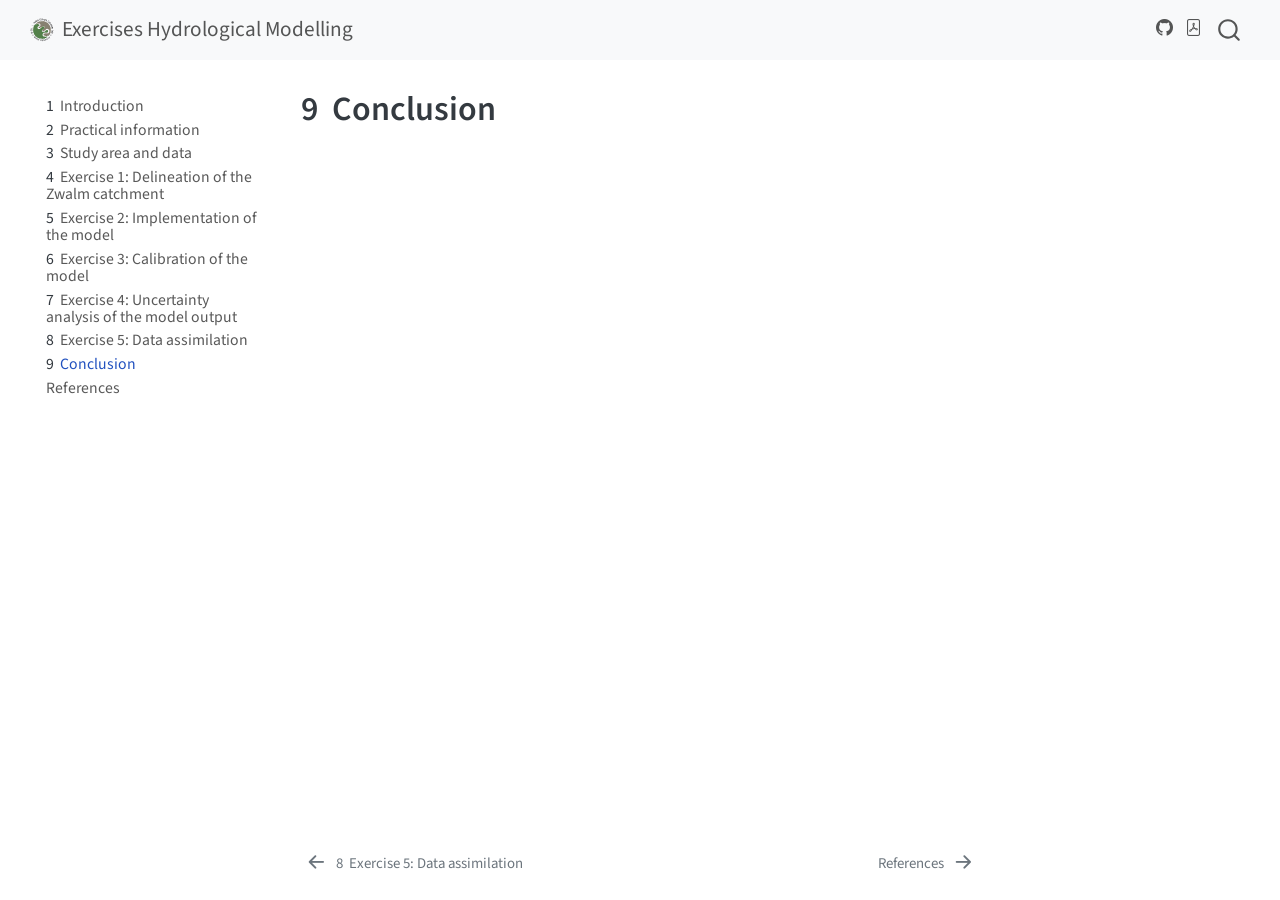
<file: 6_conclusion.html>
<!DOCTYPE html>
<html xmlns="http://www.w3.org/1999/xhtml" lang="en" xml:lang="en"><head>

<meta charset="utf-8">
<meta name="generator" content="quarto-1.10.18">

<meta name="viewport" content="width=device-width, initial-scale=1.0, user-scalable=yes">


<title>9&nbsp; Conclusion – Exercises Hydrological Modelling</title>
<style>
/* Default styles provided by pandoc.
** See https://pandoc.org/MANUAL.html#variables-for-html for config info.
*/
span.smallcaps{font-variant: small-caps;}
div.columns{display: flex; gap: 1.5em;}
div.column{flex: auto;}
@media screen {
div.columns{gap: min(4vw, 1.5em);}
div.column{overflow-x: auto;}
}
div.hanging-indent{margin-left: 1.5em; text-indent: -1.5em;}
ul.task-list{list-style: none;}
ul.task-list li input[type="checkbox"] {
  width: 0.8em;
  margin: 0 0.8em 0.2em -1em; /* quarto-specific, see https://github.com/quarto-dev/quarto-cli/issues/4556 */ 
  vertical-align: middle;
}
</style>


<script src="site_libs/quarto-nav/quarto-nav.js"></script>
<script src="site_libs/quarto-nav/headroom.min.js"></script>
<script src="site_libs/clipboard/clipboard.min.js"></script>
<script src="site_libs/quarto-search/autocomplete.umd.js"></script>
<script src="site_libs/quarto-search/fuse.min.js"></script>
<script src="site_libs/quarto-search/quarto-search.js"></script>
<meta name="quarto:offset" content="./">
<link href="./references.html" rel="next">
<link href="./5_data_assimilation.html" rel="prev">
<script src="site_libs/quarto-html/quarto.js" type="module"></script>
<script src="site_libs/quarto-html/tabsets/tabsets.js" type="module"></script>
<script src="site_libs/quarto-html/popper.min.js"></script>
<script src="site_libs/quarto-html/tippy.umd.min.js"></script>
<script src="site_libs/quarto-html/anchor.min.js"></script>
<link href="site_libs/quarto-html/tippy.css" rel="stylesheet">
<link href="site_libs/quarto-html/quarto-syntax-highlighting-64a204ab8560d761af7679ceaba22944.css" rel="stylesheet" id="quarto-text-highlighting-styles">
<script src="site_libs/bootstrap/bootstrap.min.js"></script>
<link href="site_libs/bootstrap/bootstrap-icons.css" rel="stylesheet">
<link href="site_libs/bootstrap/bootstrap-387af31c626f98c798a5fa383f4c6d96.min.css" rel="stylesheet" append-hash="true" id="quarto-bootstrap" data-mode="light">
<script id="quarto-search-options" type="application/json">{
  "location": "navbar",
  "copy-button": false,
  "collapse-after": 3,
  "panel-placement": "end",
  "type": "overlay",
  "limit": 50,
  "keyboard-shortcut": [
    "f",
    "/",
    "s"
  ],
  "show-item-context": false,
  "language": {
    "search-no-results-text": "No results",
    "search-matching-documents-text": "matching documents",
    "search-copy-link-title": "Copy link to search",
    "search-hide-matches-text": "Hide additional matches",
    "search-more-match-text": "more match in this document",
    "search-more-matches-text": "more matches in this document",
    "search-clear-button-title": "Clear",
    "search-text-placeholder": "",
    "search-detached-cancel-button-title": "Cancel",
    "search-submit-button-title": "Submit",
    "search-label": "Search"
  }
}</script>


</head>

<body class="nav-sidebar floating nav-fixed quarto-light">

<div id="quarto-search-results"></div>
  <header id="quarto-header" class="headroom fixed-top">
    <nav class="navbar navbar-expand-lg " data-bs-theme="dark">
      <div class="navbar-container container-fluid">
      <div class="navbar-brand-container mx-auto">
    <a href="./index.html" class="navbar-brand navbar-brand-logo">
    <img src="./figures/logo_H-CEL_no_background.svg" alt="" class="navbar-logo light-content">
    <img src="./figures/logo_H-CEL_no_background.svg" alt="" class="navbar-logo dark-content">
    </a>
    <a class="navbar-brand" href="./index.html">
    <span class="navbar-title">Exercises Hydrological Modelling</span>
    </a>
  </div>
        <div class="quarto-navbar-tools tools-end">
    <a href="https://github.com/h-cel/hydrological-modelling-public" title="Source Code" class="quarto-navigation-tool px-1" aria-label="Source Code"><i class="bi bi-github"></i></a>
    <a href="./Exercises-Hydrological-Modelling.pdf" title="Download PDF" class="quarto-navigation-tool px-1" aria-label="Download PDF"><i class="bi bi-file-pdf"></i></a>
</div>
          <div id="quarto-search" class="" title="Search"></div>
      </div> <!-- /container-fluid -->
    </nav>
  <nav class="quarto-secondary-nav">
    <div class="container-fluid d-flex">
      <button type="button" class="quarto-btn-toggle btn" data-bs-toggle="collapse" role="button" data-bs-target=".quarto-sidebar-collapse-item" aria-controls="quarto-sidebar" aria-expanded="false" aria-label="Toggle sidebar navigation" onclick="if (window.quartoToggleHeadroom) { window.quartoToggleHeadroom(); }">
        <i class="bi bi-layout-text-sidebar-reverse"></i>
      </button>
        <nav class="quarto-page-breadcrumbs" aria-label="breadcrumb"><ol class="breadcrumb"><li class="breadcrumb-item"><a href="./6_conclusion.html"><span class="chapter-number">9</span>&nbsp; <span class="chapter-title">Conclusion</span></a></li></ol></nav>
        <a class="flex-grow-1" role="navigation" data-bs-toggle="collapse" data-bs-target=".quarto-sidebar-collapse-item" aria-controls="quarto-sidebar" aria-expanded="false" aria-label="Toggle sidebar navigation" onclick="if (window.quartoToggleHeadroom) { window.quartoToggleHeadroom(); }">      
        </a>
    </div>
  </nav>
</header>
<!-- content -->
<div id="quarto-content" class="quarto-container page-columns page-rows-contents page-layout-article page-navbar">
<!-- sidebar -->
  <nav id="quarto-sidebar" class="sidebar collapse collapse-horizontal quarto-sidebar-collapse-item sidebar-navigation floating overflow-auto">
    <div class="sidebar-menu-container"> 
    <ul class="list-unstyled mt-1">
        <li class="sidebar-item">
  <div class="sidebar-item-container"> 
  <a href="./index.html" class="sidebar-item-text sidebar-link">
 <span class="menu-text"><span class="chapter-number">1</span>&nbsp; <span class="chapter-title">Introduction</span></span></a>
  </div>
</li>
        <li class="sidebar-item">
  <div class="sidebar-item-container"> 
  <a href="./0_practical_info.html" class="sidebar-item-text sidebar-link">
 <span class="menu-text"><span class="chapter-number">2</span>&nbsp; <span class="chapter-title">Practical information</span></span></a>
  </div>
</li>
        <li class="sidebar-item">
  <div class="sidebar-item-container"> 
  <a href="./0_study_area_and_data.html" class="sidebar-item-text sidebar-link">
 <span class="menu-text"><span class="chapter-number">3</span>&nbsp; <span class="chapter-title">Study area and data</span></span></a>
  </div>
</li>
        <li class="sidebar-item">
  <div class="sidebar-item-container"> 
  <a href="./1_catchment_delineation.html" class="sidebar-item-text sidebar-link">
 <span class="menu-text"><span class="chapter-number">4</span>&nbsp; <span class="chapter-title">Exercise 1: Delineation of the Zwalm catchment</span></span></a>
  </div>
</li>
        <li class="sidebar-item">
  <div class="sidebar-item-container"> 
  <a href="./2_model_implementation.html" class="sidebar-item-text sidebar-link">
 <span class="menu-text"><span class="chapter-number">5</span>&nbsp; <span class="chapter-title">Exercise 2: Implementation of the model</span></span></a>
  </div>
</li>
        <li class="sidebar-item">
  <div class="sidebar-item-container"> 
  <a href="./3_model_calibration.html" class="sidebar-item-text sidebar-link">
 <span class="menu-text"><span class="chapter-number">6</span>&nbsp; <span class="chapter-title">Exercise 3: Calibration of the model</span></span></a>
  </div>
</li>
        <li class="sidebar-item">
  <div class="sidebar-item-container"> 
  <a href="./4_model_uncertainty.html" class="sidebar-item-text sidebar-link">
 <span class="menu-text"><span class="chapter-number">7</span>&nbsp; <span class="chapter-title">Exercise 4: Uncertainty analysis of the model output</span></span></a>
  </div>
</li>
        <li class="sidebar-item">
  <div class="sidebar-item-container"> 
  <a href="./5_data_assimilation.html" class="sidebar-item-text sidebar-link">
 <span class="menu-text"><span class="chapter-number">8</span>&nbsp; <span class="chapter-title">Exercise 5: Data assimilation</span></span></a>
  </div>
</li>
        <li class="sidebar-item">
  <div class="sidebar-item-container"> 
  <a href="./6_conclusion.html" class="sidebar-item-text sidebar-link active">
 <span class="menu-text"><span class="chapter-number">9</span>&nbsp; <span class="chapter-title">Conclusion</span></span></a>
  </div>
</li>
        <li class="sidebar-item">
  <div class="sidebar-item-container"> 
  <a href="./references.html" class="sidebar-item-text sidebar-link">
 <span class="menu-text">References</span></a>
  </div>
</li>
    </ul>
    </div>
</nav>
<div id="quarto-sidebar-glass" class="quarto-sidebar-collapse-item" data-bs-toggle="collapse" data-bs-target=".quarto-sidebar-collapse-item"></div>
<!-- margin-sidebar -->
    <div id="quarto-margin-sidebar" class="sidebar margin-sidebar zindex-bottom">
        
    </div>
<!-- main -->
<main class="content" id="quarto-document-content">

<header id="title-block-header" class="quarto-title-block default">
<div class="quarto-title">
<h1 class="title"><span class="chapter-number">9</span>&nbsp; <span class="chapter-title">Conclusion</span></h1>
</div>



<div class="quarto-title-meta">

    
  
    
  </div>
  


</header>





</main> <!-- /main -->
<script id="quarto-html-after-body" type="application/javascript">
  window.document.addEventListener("DOMContentLoaded", function (event) {
    const icon = "";
    const anchorJS = new window.AnchorJS();
    anchorJS.options = {
      placement: 'right',
      icon: icon
    };
    anchorJS.add('.anchored');
    const isCodeAnnotation = (el) => {
      for (const clz of el.classList) {
        if (clz.startsWith('code-annotation-')) {                     
          return true;
        }
      }
      return false;
    }
    const onCopySuccess = function(e) {
      // button target
      const button = e.trigger;
      // don't keep focus
      button.blur();
      // flash "checked"
      button.classList.add('code-copy-button-checked');
      var currentTitle = button.getAttribute("title");
      button.setAttribute("title", "Copied!");
      let tooltip;
      if (window.bootstrap) {
        button.setAttribute("data-bs-toggle", "tooltip");
        button.setAttribute("data-bs-placement", "left");
        button.setAttribute("data-bs-title", "Copied!");
        tooltip = new bootstrap.Tooltip(button, 
          { trigger: "manual", 
            customClass: "code-copy-button-tooltip",
            offset: [0, -8]});
        tooltip.show();    
      }
      setTimeout(function() {
        if (tooltip) {
          tooltip.hide();
          button.removeAttribute("data-bs-title");
          button.removeAttribute("data-bs-toggle");
          button.removeAttribute("data-bs-placement");
        }
        button.setAttribute("title", currentTitle);
        button.classList.remove('code-copy-button-checked');
      }, 1000);
      // clear code selection
      e.clearSelection();
    }
    const getTextToCopy = function(trigger) {
      const outerScaffold = trigger.parentElement.cloneNode(true);
      const codeEl = outerScaffold.querySelector('code');
      for (const childEl of codeEl.children) {
        if (isCodeAnnotation(childEl)) {
          childEl.remove();
        }
      }
      return codeEl.innerText;
    }
    const clipboard = new window.ClipboardJS('.code-copy-button:not([data-in-quarto-modal])', {
      text: getTextToCopy
    });
    clipboard.on('success', onCopySuccess);
    if (window.document.getElementById('quarto-embedded-source-code-modal')) {
      const clipboardModal = new window.ClipboardJS('.code-copy-button[data-in-quarto-modal]', {
        text: getTextToCopy,
        container: window.document.getElementById('quarto-embedded-source-code-modal')
      });
      clipboardModal.on('success', onCopySuccess);
    }
      var localhostRegex = new RegExp(/^(?:http|https):\/\/localhost\:?[0-9]*\//);
      var mailtoRegex = new RegExp(/^mailto:/);
        var filterRegex = new RegExp('/' + window.location.host + '/');
      var isInternal = (href) => {
          return filterRegex.test(href) || localhostRegex.test(href) || mailtoRegex.test(href);
      }
      // Inspect non-navigation links and adorn them if external
     var links = window.document.querySelectorAll('a[href]:not(.nav-link):not(.navbar-brand):not(.toc-action):not(.sidebar-link):not(.sidebar-item-toggle):not(.pagination-link):not(.no-external):not([aria-hidden]):not(.dropdown-item):not(.quarto-navigation-tool):not(.about-link)');
      for (var i=0; i<links.length; i++) {
        const link = links[i];
        if (!isInternal(link.href)) {
          // undo the damage that might have been done by quarto-nav.js in the case of
          // links that we want to consider external
          if (link.dataset.originalHref !== undefined) {
            link.href = link.dataset.originalHref;
          }
            // target, if specified
            link.setAttribute("target", "_blank");
            if (link.getAttribute("rel") === null) {
              link.setAttribute("rel", "noopener");
            }
        }
      }
    function tippyHover(el, contentFn, onTriggerFn, onUntriggerFn) {
      const config = {
        allowHTML: true,
        maxWidth: 500,
        delay: 100,
        arrow: false,
        appendTo: function(el) {
            return el.parentElement;
        },
        interactive: true,
        interactiveBorder: 10,
        theme: 'quarto',
        placement: 'bottom-start',
      };
      if (contentFn) {
        config.content = contentFn;
      }
      if (onTriggerFn) {
        config.onTrigger = onTriggerFn;
      }
      if (onUntriggerFn) {
        config.onUntrigger = onUntriggerFn;
      }
      window.tippy(el, config); 
    }
    const noterefs = window.document.querySelectorAll('a[role="doc-noteref"]');
    for (var i=0; i<noterefs.length; i++) {
      const ref = noterefs[i];
      tippyHover(ref, function() {
        // use id or data attribute instead here
        let href = ref.getAttribute('data-footnote-href') || ref.getAttribute('href');
        try { href = new URL(href).hash; } catch {}
        const id = href.replace(/^#\/?/, "");
        const note = window.document.getElementById(id);
        if (note) {
          return note.innerHTML;
        } else {
          return "";
        }
      });
    }
    const xrefs = window.document.querySelectorAll('a.quarto-xref');
    const processXRef = (id, note) => {
      // Strip column container classes
      const stripColumnClz = (el) => {
        el.classList.remove("page-full", "page-columns");
        if (el.children) {
          for (const child of el.children) {
            stripColumnClz(child);
          }
        }
      }
      stripColumnClz(note)
      if (id === null || id.startsWith('sec-')) {
        // Special case sections, only their first couple elements
        const container = document.createElement("div");
        if (note.children && note.children.length > 2) {
          container.appendChild(note.children[0].cloneNode(true));
          for (let i = 1; i < note.children.length; i++) {
            const child = note.children[i];
            if (child.tagName === "P" && child.innerText === "") {
              continue;
            } else {
              container.appendChild(child.cloneNode(true));
              break;
            }
          }
          if (window.Quarto?.typesetMath) {
            window.Quarto.typesetMath(container);
          }
          return container.innerHTML
        } else {
          if (window.Quarto?.typesetMath) {
            window.Quarto.typesetMath(note);
          }
          return note.innerHTML;
        }
      } else {
        // Remove any anchor links if they are present
        const anchorLink = note.querySelector('a.anchorjs-link');
        if (anchorLink) {
          anchorLink.remove();
        }
        if (window.Quarto?.typesetMath) {
          window.Quarto.typesetMath(note);
        }
        if (note.classList.contains("callout")) {
          return note.outerHTML;
        } else {
          return note.innerHTML;
        }
      }
    }
    for (var i=0; i<xrefs.length; i++) {
      const xref = xrefs[i];
      tippyHover(xref, undefined, function(instance) {
        instance.disable();
        let url = xref.getAttribute('href');
        let hash = undefined; 
        if (url.startsWith('#')) {
          hash = url;
        } else {
          try { hash = new URL(url).hash; } catch {}
        }
        if (hash) {
          const id = hash.replace(/^#\/?/, "");
          const note = window.document.getElementById(id);
          if (note !== null) {
            try {
              const html = processXRef(id, note.cloneNode(true));
              instance.setContent(html);
            } finally {
              instance.enable();
              instance.show();
            }
          } else {
            // See if we can fetch this
            fetch(url.split('#')[0])
            .then(res => res.text())
            .then(html => {
              const parser = new DOMParser();
              const htmlDoc = parser.parseFromString(html, "text/html");
              const note = htmlDoc.getElementById(id);
              if (note !== null) {
                const html = processXRef(id, note);
                instance.setContent(html);
              } 
            }).finally(() => {
              instance.enable();
              instance.show();
            });
          }
        } else {
          // See if we can fetch a full url (with no hash to target)
          // This is a special case and we should probably do some content thinning / targeting
          fetch(url)
          .then(res => res.text())
          .then(html => {
            const parser = new DOMParser();
            const htmlDoc = parser.parseFromString(html, "text/html");
            const note = htmlDoc.querySelector('main.content');
            if (note !== null) {
              // This should only happen for chapter cross references
              // (since there is no id in the URL)
              // remove the first header
              if (note.children.length > 0 && note.children[0].tagName === "HEADER") {
                note.children[0].remove();
              }
              const html = processXRef(null, note);
              instance.setContent(html);
            } 
          }).finally(() => {
            instance.enable();
            instance.show();
          });
        }
      }, function(instance) {
      });
    }
        let selectedAnnoteEl;
        const selectorForAnnotation = ( cell, annotation) => {
          let cellAttr = 'data-code-cell="' + cell + '"';
          let lineAttr = 'data-code-annotation="' +  annotation + '"';
          const selector = 'span[' + cellAttr + '][' + lineAttr + ']';
          return selector;
        }
        const selectCodeLines = (annoteEl) => {
          const doc = window.document;
          const targetCell = annoteEl.getAttribute("data-target-cell");
          const targetAnnotation = annoteEl.getAttribute("data-target-annotation");
          const annoteSpan = window.document.querySelector(selectorForAnnotation(targetCell, targetAnnotation));
          const lines = annoteSpan.getAttribute("data-code-lines").split(",");
          const lineIds = lines.map((line) => {
            return targetCell + "-" + line;
          })
          let top = null;
          let height = null;
          let parent = null;
          if (lineIds.length > 0) {
              //compute the position of the single el (top and bottom and make a div)
              const el = window.document.getElementById(lineIds[0]);
              top = el.offsetTop;
              height = el.offsetHeight;
              parent = el.parentElement.parentElement;
            if (lineIds.length > 1) {
              const lastEl = window.document.getElementById(lineIds[lineIds.length - 1]);
              const bottom = lastEl.offsetTop + lastEl.offsetHeight;
              height = bottom - top;
            }
            if (top !== null && height !== null && parent !== null) {
              // cook up a div (if necessary) and position it 
              let div = window.document.getElementById("code-annotation-line-highlight");
              if (div === null) {
                div = window.document.createElement("div");
                div.setAttribute("id", "code-annotation-line-highlight");
                div.style.position = 'absolute';
                parent.appendChild(div);
              }
              div.style.top = top - 2 + "px";
              div.style.height = height + 4 + "px";
              div.style.left = 0;
              let gutterDiv = window.document.getElementById("code-annotation-line-highlight-gutter");
              if (gutterDiv === null) {
                gutterDiv = window.document.createElement("div");
                gutterDiv.setAttribute("id", "code-annotation-line-highlight-gutter");
                gutterDiv.style.position = 'absolute';
                const codeCell = window.document.getElementById(targetCell);
                const gutter = codeCell.querySelector('.code-annotation-gutter');
                gutter.appendChild(gutterDiv);
              }
              gutterDiv.style.top = top - 2 + "px";
              gutterDiv.style.height = height + 4 + "px";
            }
            selectedAnnoteEl = annoteEl;
          }
        };
        const unselectCodeLines = () => {
          const elementsIds = ["code-annotation-line-highlight", "code-annotation-line-highlight-gutter"];
          elementsIds.forEach((elId) => {
            const div = window.document.getElementById(elId);
            if (div) {
              div.remove();
            }
          });
          selectedAnnoteEl = undefined;
        };
          // Handle positioning of the toggle
      window.addEventListener(
        "resize",
        throttle(() => {
          elRect = undefined;
          if (selectedAnnoteEl) {
            selectCodeLines(selectedAnnoteEl);
          }
        }, 10)
      );
      function throttle(fn, ms) {
      let throttle = false;
      let timer;
        return (...args) => {
          if(!throttle) { // first call gets through
              fn.apply(this, args);
              throttle = true;
          } else { // all the others get throttled
              if(timer) clearTimeout(timer); // cancel #2
              timer = setTimeout(() => {
                fn.apply(this, args);
                timer = throttle = false;
              }, ms);
          }
        };
      }
        // Attach click handler to the DT
        const annoteDls = window.document.querySelectorAll('dt[data-target-cell]');
        for (const annoteDlNode of annoteDls) {
          annoteDlNode.addEventListener('click', (event) => {
            const clickedEl = event.target;
            if (clickedEl !== selectedAnnoteEl) {
              unselectCodeLines();
              const activeEl = window.document.querySelector('dt[data-target-cell].code-annotation-active');
              if (activeEl) {
                activeEl.classList.remove('code-annotation-active');
              }
              selectCodeLines(clickedEl);
              clickedEl.classList.add('code-annotation-active');
            } else {
              // Unselect the line
              unselectCodeLines();
              clickedEl.classList.remove('code-annotation-active');
            }
          });
        }
    const findCites = (el) => {
      const parentEl = el.parentElement;
      if (parentEl) {
        const cites = parentEl.dataset.cites;
        if (cites) {
          return {
            el,
            cites: cites.split(' ')
          };
        } else {
          return findCites(el.parentElement)
        }
      } else {
        return undefined;
      }
    };
    var bibliorefs = window.document.querySelectorAll('a[role="doc-biblioref"]');
    for (var i=0; i<bibliorefs.length; i++) {
      const ref = bibliorefs[i];
      const citeInfo = findCites(ref);
      if (citeInfo) {
        tippyHover(citeInfo.el, function() {
          var popup = window.document.createElement('div');
          citeInfo.cites.forEach(function(cite) {
            var citeDiv = window.document.createElement('div');
            citeDiv.classList.add('hanging-indent');
            citeDiv.classList.add('csl-entry');
            var biblioDiv = window.document.getElementById('ref-' + cite);
            if (biblioDiv) {
              citeDiv.innerHTML = biblioDiv.innerHTML;
            }
            popup.appendChild(citeDiv);
          });
          return popup.innerHTML;
        });
      }
    }
  });
  </script>
<nav class="page-navigation">
  <div class="nav-page nav-page-previous">
      <a href="./5_data_assimilation.html" class="pagination-link" aria-label="Exercise 5: Data assimilation">
        <i class="bi bi-arrow-left-short"></i> <span class="nav-page-text"><span class="chapter-number">8</span>&nbsp; <span class="chapter-title">Exercise 5: Data assimilation</span></span>
      </a>          
  </div>
  <div class="nav-page nav-page-next">
      <a href="./references.html" class="pagination-link" aria-label="References">
        <span class="nav-page-text">References</span> <i class="bi bi-arrow-right-short"></i>
      </a>
  </div>
</nav>
</div> <!-- /content -->




</body></html>
</file>
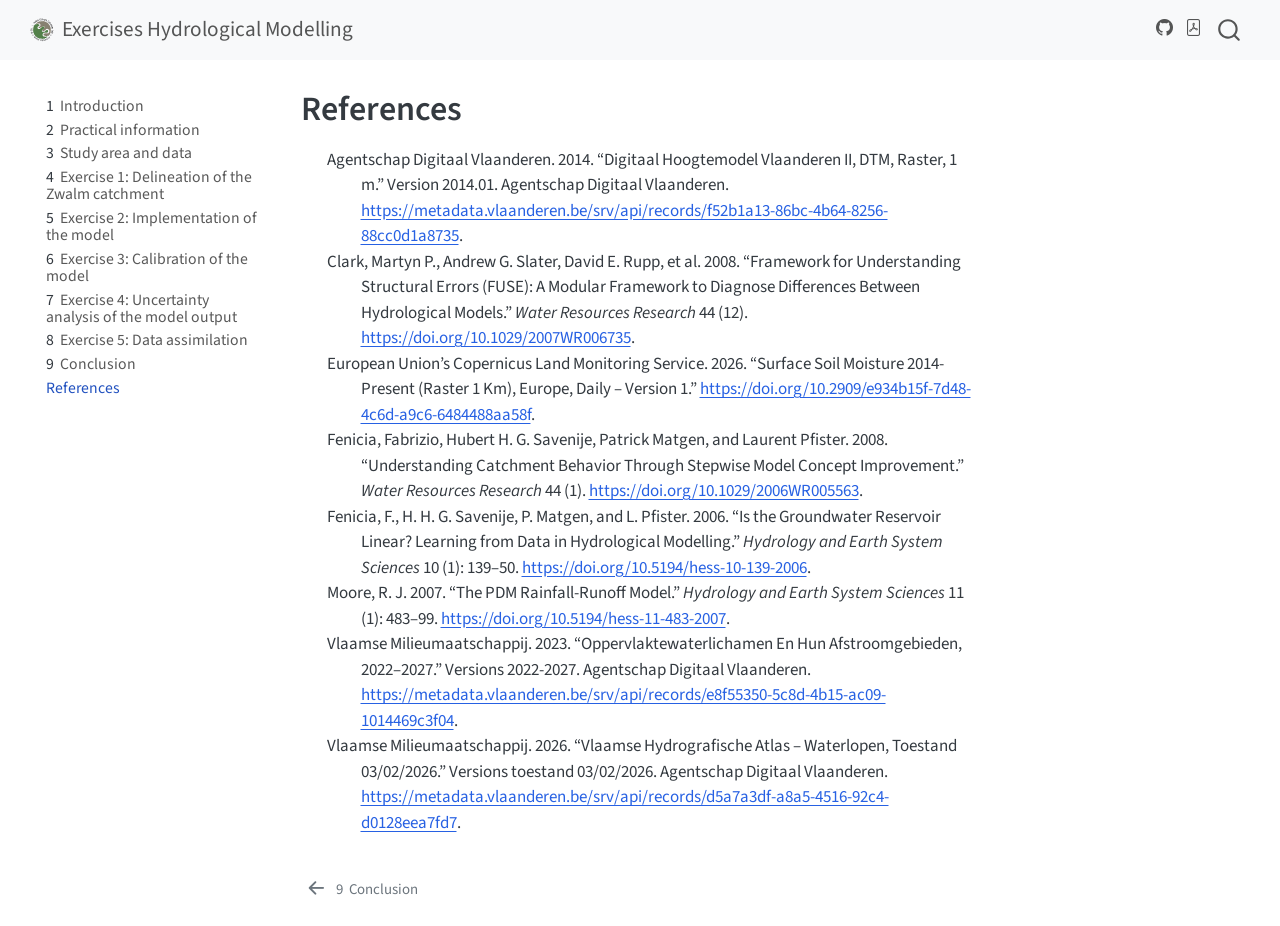
<file: references.html>
<!DOCTYPE html>
<html xmlns="http://www.w3.org/1999/xhtml" lang="en" xml:lang="en"><head>

<meta charset="utf-8">
<meta name="generator" content="quarto-1.10.18">

<meta name="viewport" content="width=device-width, initial-scale=1.0, user-scalable=yes">


<title>References – Exercises Hydrological Modelling</title>
<style>
/* Default styles provided by pandoc.
** See https://pandoc.org/MANUAL.html#variables-for-html for config info.
*/
span.smallcaps{font-variant: small-caps;}
div.columns{display: flex; gap: 1.5em;}
div.column{flex: auto;}
@media screen {
div.columns{gap: min(4vw, 1.5em);}
div.column{overflow-x: auto;}
}
div.hanging-indent{margin-left: 1.5em; text-indent: -1.5em;}
ul.task-list{list-style: none;}
ul.task-list li input[type="checkbox"] {
  width: 0.8em;
  margin: 0 0.8em 0.2em -1em; /* quarto-specific, see https://github.com/quarto-dev/quarto-cli/issues/4556 */ 
  vertical-align: middle;
}
/* CSS for citations */
div.csl-bib-body { }
div.csl-entry {
  clear: both;
}
.hanging-indent div.csl-entry {
  margin-left:2em;
  text-indent:-2em;
}
div.csl-left-margin {
  min-width:2em;
  float:left;
}
div.csl-right-inline {
  margin-left:2em;
  padding-left:1em;
}
div.csl-indent {
  margin-left: 2em;
}</style>


<script src="site_libs/quarto-nav/quarto-nav.js"></script>
<script src="site_libs/quarto-nav/headroom.min.js"></script>
<script src="site_libs/clipboard/clipboard.min.js"></script>
<script src="site_libs/quarto-search/autocomplete.umd.js"></script>
<script src="site_libs/quarto-search/fuse.min.js"></script>
<script src="site_libs/quarto-search/quarto-search.js"></script>
<meta name="quarto:offset" content="./">
<link href="./6_conclusion.html" rel="prev">
<script src="site_libs/quarto-html/quarto.js" type="module"></script>
<script src="site_libs/quarto-html/tabsets/tabsets.js" type="module"></script>
<script src="site_libs/quarto-html/popper.min.js"></script>
<script src="site_libs/quarto-html/tippy.umd.min.js"></script>
<script src="site_libs/quarto-html/anchor.min.js"></script>
<link href="site_libs/quarto-html/tippy.css" rel="stylesheet">
<link href="site_libs/quarto-html/quarto-syntax-highlighting-64a204ab8560d761af7679ceaba22944.css" rel="stylesheet" id="quarto-text-highlighting-styles">
<script src="site_libs/bootstrap/bootstrap.min.js"></script>
<link href="site_libs/bootstrap/bootstrap-icons.css" rel="stylesheet">
<link href="site_libs/bootstrap/bootstrap-387af31c626f98c798a5fa383f4c6d96.min.css" rel="stylesheet" append-hash="true" id="quarto-bootstrap" data-mode="light">
<script id="quarto-search-options" type="application/json">{
  "location": "navbar",
  "copy-button": false,
  "collapse-after": 3,
  "panel-placement": "end",
  "type": "overlay",
  "limit": 50,
  "keyboard-shortcut": [
    "f",
    "/",
    "s"
  ],
  "show-item-context": false,
  "language": {
    "search-no-results-text": "No results",
    "search-matching-documents-text": "matching documents",
    "search-copy-link-title": "Copy link to search",
    "search-hide-matches-text": "Hide additional matches",
    "search-more-match-text": "more match in this document",
    "search-more-matches-text": "more matches in this document",
    "search-clear-button-title": "Clear",
    "search-text-placeholder": "",
    "search-detached-cancel-button-title": "Cancel",
    "search-submit-button-title": "Submit",
    "search-label": "Search"
  }
}</script>


</head>

<body class="nav-sidebar floating nav-fixed quarto-light">

<div id="quarto-search-results"></div>
  <header id="quarto-header" class="headroom fixed-top">
    <nav class="navbar navbar-expand-lg " data-bs-theme="dark">
      <div class="navbar-container container-fluid">
      <div class="navbar-brand-container mx-auto">
    <a href="./index.html" class="navbar-brand navbar-brand-logo">
    <img src="./figures/logo_H-CEL_no_background.svg" alt="" class="navbar-logo light-content">
    <img src="./figures/logo_H-CEL_no_background.svg" alt="" class="navbar-logo dark-content">
    </a>
    <a class="navbar-brand" href="./index.html">
    <span class="navbar-title">Exercises Hydrological Modelling</span>
    </a>
  </div>
        <div class="quarto-navbar-tools tools-end">
    <a href="https://github.com/h-cel/hydrological-modelling-public" title="Source Code" class="quarto-navigation-tool px-1" aria-label="Source Code"><i class="bi bi-github"></i></a>
    <a href="./Exercises-Hydrological-Modelling.pdf" title="Download PDF" class="quarto-navigation-tool px-1" aria-label="Download PDF"><i class="bi bi-file-pdf"></i></a>
</div>
          <div id="quarto-search" class="" title="Search"></div>
      </div> <!-- /container-fluid -->
    </nav>
  <nav class="quarto-secondary-nav">
    <div class="container-fluid d-flex">
      <button type="button" class="quarto-btn-toggle btn" data-bs-toggle="collapse" role="button" data-bs-target=".quarto-sidebar-collapse-item" aria-controls="quarto-sidebar" aria-expanded="false" aria-label="Toggle sidebar navigation" onclick="if (window.quartoToggleHeadroom) { window.quartoToggleHeadroom(); }">
        <i class="bi bi-layout-text-sidebar-reverse"></i>
      </button>
        <nav class="quarto-page-breadcrumbs" aria-label="breadcrumb"><ol class="breadcrumb"><li class="breadcrumb-item"><a href="./references.html">References</a></li></ol></nav>
        <a class="flex-grow-1" role="navigation" data-bs-toggle="collapse" data-bs-target=".quarto-sidebar-collapse-item" aria-controls="quarto-sidebar" aria-expanded="false" aria-label="Toggle sidebar navigation" onclick="if (window.quartoToggleHeadroom) { window.quartoToggleHeadroom(); }">      
        </a>
    </div>
  </nav>
</header>
<!-- content -->
<div id="quarto-content" class="quarto-container page-columns page-rows-contents page-layout-article page-navbar">
<!-- sidebar -->
  <nav id="quarto-sidebar" class="sidebar collapse collapse-horizontal quarto-sidebar-collapse-item sidebar-navigation floating overflow-auto">
    <div class="sidebar-menu-container"> 
    <ul class="list-unstyled mt-1">
        <li class="sidebar-item">
  <div class="sidebar-item-container"> 
  <a href="./index.html" class="sidebar-item-text sidebar-link">
 <span class="menu-text"><span class="chapter-number">1</span>&nbsp; <span class="chapter-title">Introduction</span></span></a>
  </div>
</li>
        <li class="sidebar-item">
  <div class="sidebar-item-container"> 
  <a href="./0_practical_info.html" class="sidebar-item-text sidebar-link">
 <span class="menu-text"><span class="chapter-number">2</span>&nbsp; <span class="chapter-title">Practical information</span></span></a>
  </div>
</li>
        <li class="sidebar-item">
  <div class="sidebar-item-container"> 
  <a href="./0_study_area_and_data.html" class="sidebar-item-text sidebar-link">
 <span class="menu-text"><span class="chapter-number">3</span>&nbsp; <span class="chapter-title">Study area and data</span></span></a>
  </div>
</li>
        <li class="sidebar-item">
  <div class="sidebar-item-container"> 
  <a href="./1_catchment_delineation.html" class="sidebar-item-text sidebar-link">
 <span class="menu-text"><span class="chapter-number">4</span>&nbsp; <span class="chapter-title">Exercise 1: Delineation of the Zwalm catchment</span></span></a>
  </div>
</li>
        <li class="sidebar-item">
  <div class="sidebar-item-container"> 
  <a href="./2_model_implementation.html" class="sidebar-item-text sidebar-link">
 <span class="menu-text"><span class="chapter-number">5</span>&nbsp; <span class="chapter-title">Exercise 2: Implementation of the model</span></span></a>
  </div>
</li>
        <li class="sidebar-item">
  <div class="sidebar-item-container"> 
  <a href="./3_model_calibration.html" class="sidebar-item-text sidebar-link">
 <span class="menu-text"><span class="chapter-number">6</span>&nbsp; <span class="chapter-title">Exercise 3: Calibration of the model</span></span></a>
  </div>
</li>
        <li class="sidebar-item">
  <div class="sidebar-item-container"> 
  <a href="./4_model_uncertainty.html" class="sidebar-item-text sidebar-link">
 <span class="menu-text"><span class="chapter-number">7</span>&nbsp; <span class="chapter-title">Exercise 4: Uncertainty analysis of the model output</span></span></a>
  </div>
</li>
        <li class="sidebar-item">
  <div class="sidebar-item-container"> 
  <a href="./5_data_assimilation.html" class="sidebar-item-text sidebar-link">
 <span class="menu-text"><span class="chapter-number">8</span>&nbsp; <span class="chapter-title">Exercise 5: Data assimilation</span></span></a>
  </div>
</li>
        <li class="sidebar-item">
  <div class="sidebar-item-container"> 
  <a href="./6_conclusion.html" class="sidebar-item-text sidebar-link">
 <span class="menu-text"><span class="chapter-number">9</span>&nbsp; <span class="chapter-title">Conclusion</span></span></a>
  </div>
</li>
        <li class="sidebar-item">
  <div class="sidebar-item-container"> 
  <a href="./references.html" class="sidebar-item-text sidebar-link active">
 <span class="menu-text">References</span></a>
  </div>
</li>
    </ul>
    </div>
</nav>
<div id="quarto-sidebar-glass" class="quarto-sidebar-collapse-item" data-bs-toggle="collapse" data-bs-target=".quarto-sidebar-collapse-item"></div>
<!-- margin-sidebar -->
    <div id="quarto-margin-sidebar" class="sidebar margin-sidebar zindex-bottom">
        
    </div>
<!-- main -->
<main class="content" id="quarto-document-content">

<header id="title-block-header" class="quarto-title-block default">
<div class="quarto-title">
<h1 class="title">References</h1>
</div>



<div class="quarto-title-meta">

    
  
    
  </div>
  


</header>


<div id="refs" class="references csl-bib-body hanging-indent" role="list">
<div id="ref-adv2014" class="csl-entry" role="listitem">
Agentschap Digitaal Vlaanderen. 2014. <span>“Digitaal Hoogtemodel
Vlaanderen <span>II</span>, <span>DTM</span>, Raster, 1 m.”</span>
Version 2014.01. Agentschap Digitaal Vlaanderen. <a href="https://metadata.vlaanderen.be/srv/api/records/f52b1a13-86bc-4b64-8256-88cc0d1a8735">https://metadata.vlaanderen.be/srv/api/records/f52b1a13-86bc-4b64-8256-88cc0d1a8735</a>.
</div>
<div id="ref-clark2008" class="csl-entry" role="listitem">
Clark, Martyn P., Andrew G. Slater, David E. Rupp, et al. 2008.
<span>“Framework for Understanding Structural Errors (FUSE): A Modular
Framework to Diagnose Differences Between Hydrological Models.”</span>
<em>Water Resources Research</em> 44 (12). <a href="https://doi.org/10.1029/2007WR006735">https://doi.org/10.1029/2007WR006735</a>.
</div>
<div id="ref-clms2026" class="csl-entry" role="listitem">
European Union’s Copernicus Land Monitoring Service. 2026.
<span>“Surface Soil Moisture 2014-Present (Raster 1 Km), Europe, Daily –
Version 1.”</span> <a href="https://doi.org/10.2909/e934b15f-7d48-4c6d-a9c6-6484488aa58f">https://doi.org/10.2909/e934b15f-7d48-4c6d-a9c6-6484488aa58f</a>.
</div>
<div id="ref-fenicia2008" class="csl-entry" role="listitem">
Fenicia, Fabrizio, Hubert H. G. Savenije, Patrick Matgen, and Laurent
Pfister. 2008. <span>“Understanding Catchment Behavior Through Stepwise
Model Concept Improvement.”</span> <em>Water Resources Research</em> 44
(1). <a href="https://doi.org/10.1029/2006WR005563">https://doi.org/10.1029/2006WR005563</a>.
</div>
<div id="ref-fenicia2006" class="csl-entry" role="listitem">
Fenicia, F., H. H. G. Savenije, P. Matgen, and L. Pfister. 2006.
<span>“Is the Groundwater Reservoir Linear? Learning from Data in
Hydrological Modelling.”</span> <em>Hydrology and Earth System
Sciences</em> 10 (1): 139–50. <a href="https://doi.org/10.5194/hess-10-139-2006">https://doi.org/10.5194/hess-10-139-2006</a>.
</div>
<div id="ref-moore2007" class="csl-entry" role="listitem">
Moore, R. J. 2007. <span>“The PDM Rainfall-Runoff Model.”</span>
<em>Hydrology and Earth System Sciences</em> 11 (1): 483–99. <a href="https://doi.org/10.5194/hess-11-483-2007">https://doi.org/10.5194/hess-11-483-2007</a>.
</div>
<div id="ref-vmm2022" class="csl-entry" role="listitem">
Vlaamse Milieumaatschappij. 2023. <span>“Oppervlaktewaterlichamen En Hun
Afstroomgebieden, 2022–2027.”</span> Versions 2022-2027. Agentschap
Digitaal Vlaanderen. <a href="https://metadata.vlaanderen.be/srv/api/records/e8f55350-5c8d-4b15-ac09-1014469c3f04">https://metadata.vlaanderen.be/srv/api/records/e8f55350-5c8d-4b15-ac09-1014469c3f04</a>.
</div>
<div id="ref-vmm2026" class="csl-entry" role="listitem">
Vlaamse Milieumaatschappij. 2026. <span>“Vlaamse Hydrografische Atlas –
Waterlopen, Toestand 03/02/2026.”</span> Versions toestand 03/02/2026.
Agentschap Digitaal Vlaanderen. <a href="https://metadata.vlaanderen.be/srv/api/records/d5a7a3df-a8a5-4516-92c4-d0128eea7fd7">https://metadata.vlaanderen.be/srv/api/records/d5a7a3df-a8a5-4516-92c4-d0128eea7fd7</a>.
</div>
</div>



</main> <!-- /main -->
<script id="quarto-html-after-body" type="application/javascript">
  window.document.addEventListener("DOMContentLoaded", function (event) {
    const icon = "";
    const anchorJS = new window.AnchorJS();
    anchorJS.options = {
      placement: 'right',
      icon: icon
    };
    anchorJS.add('.anchored');
    const isCodeAnnotation = (el) => {
      for (const clz of el.classList) {
        if (clz.startsWith('code-annotation-')) {                     
          return true;
        }
      }
      return false;
    }
    const onCopySuccess = function(e) {
      // button target
      const button = e.trigger;
      // don't keep focus
      button.blur();
      // flash "checked"
      button.classList.add('code-copy-button-checked');
      var currentTitle = button.getAttribute("title");
      button.setAttribute("title", "Copied!");
      let tooltip;
      if (window.bootstrap) {
        button.setAttribute("data-bs-toggle", "tooltip");
        button.setAttribute("data-bs-placement", "left");
        button.setAttribute("data-bs-title", "Copied!");
        tooltip = new bootstrap.Tooltip(button, 
          { trigger: "manual", 
            customClass: "code-copy-button-tooltip",
            offset: [0, -8]});
        tooltip.show();    
      }
      setTimeout(function() {
        if (tooltip) {
          tooltip.hide();
          button.removeAttribute("data-bs-title");
          button.removeAttribute("data-bs-toggle");
          button.removeAttribute("data-bs-placement");
        }
        button.setAttribute("title", currentTitle);
        button.classList.remove('code-copy-button-checked');
      }, 1000);
      // clear code selection
      e.clearSelection();
    }
    const getTextToCopy = function(trigger) {
      const outerScaffold = trigger.parentElement.cloneNode(true);
      const codeEl = outerScaffold.querySelector('code');
      for (const childEl of codeEl.children) {
        if (isCodeAnnotation(childEl)) {
          childEl.remove();
        }
      }
      return codeEl.innerText;
    }
    const clipboard = new window.ClipboardJS('.code-copy-button:not([data-in-quarto-modal])', {
      text: getTextToCopy
    });
    clipboard.on('success', onCopySuccess);
    if (window.document.getElementById('quarto-embedded-source-code-modal')) {
      const clipboardModal = new window.ClipboardJS('.code-copy-button[data-in-quarto-modal]', {
        text: getTextToCopy,
        container: window.document.getElementById('quarto-embedded-source-code-modal')
      });
      clipboardModal.on('success', onCopySuccess);
    }
      var localhostRegex = new RegExp(/^(?:http|https):\/\/localhost\:?[0-9]*\//);
      var mailtoRegex = new RegExp(/^mailto:/);
        var filterRegex = new RegExp('/' + window.location.host + '/');
      var isInternal = (href) => {
          return filterRegex.test(href) || localhostRegex.test(href) || mailtoRegex.test(href);
      }
      // Inspect non-navigation links and adorn them if external
     var links = window.document.querySelectorAll('a[href]:not(.nav-link):not(.navbar-brand):not(.toc-action):not(.sidebar-link):not(.sidebar-item-toggle):not(.pagination-link):not(.no-external):not([aria-hidden]):not(.dropdown-item):not(.quarto-navigation-tool):not(.about-link)');
      for (var i=0; i<links.length; i++) {
        const link = links[i];
        if (!isInternal(link.href)) {
          // undo the damage that might have been done by quarto-nav.js in the case of
          // links that we want to consider external
          if (link.dataset.originalHref !== undefined) {
            link.href = link.dataset.originalHref;
          }
            // target, if specified
            link.setAttribute("target", "_blank");
            if (link.getAttribute("rel") === null) {
              link.setAttribute("rel", "noopener");
            }
        }
      }
    function tippyHover(el, contentFn, onTriggerFn, onUntriggerFn) {
      const config = {
        allowHTML: true,
        maxWidth: 500,
        delay: 100,
        arrow: false,
        appendTo: function(el) {
            return el.parentElement;
        },
        interactive: true,
        interactiveBorder: 10,
        theme: 'quarto',
        placement: 'bottom-start',
      };
      if (contentFn) {
        config.content = contentFn;
      }
      if (onTriggerFn) {
        config.onTrigger = onTriggerFn;
      }
      if (onUntriggerFn) {
        config.onUntrigger = onUntriggerFn;
      }
      window.tippy(el, config); 
    }
    const noterefs = window.document.querySelectorAll('a[role="doc-noteref"]');
    for (var i=0; i<noterefs.length; i++) {
      const ref = noterefs[i];
      tippyHover(ref, function() {
        // use id or data attribute instead here
        let href = ref.getAttribute('data-footnote-href') || ref.getAttribute('href');
        try { href = new URL(href).hash; } catch {}
        const id = href.replace(/^#\/?/, "");
        const note = window.document.getElementById(id);
        if (note) {
          return note.innerHTML;
        } else {
          return "";
        }
      });
    }
    const xrefs = window.document.querySelectorAll('a.quarto-xref');
    const processXRef = (id, note) => {
      // Strip column container classes
      const stripColumnClz = (el) => {
        el.classList.remove("page-full", "page-columns");
        if (el.children) {
          for (const child of el.children) {
            stripColumnClz(child);
          }
        }
      }
      stripColumnClz(note)
      if (id === null || id.startsWith('sec-')) {
        // Special case sections, only their first couple elements
        const container = document.createElement("div");
        if (note.children && note.children.length > 2) {
          container.appendChild(note.children[0].cloneNode(true));
          for (let i = 1; i < note.children.length; i++) {
            const child = note.children[i];
            if (child.tagName === "P" && child.innerText === "") {
              continue;
            } else {
              container.appendChild(child.cloneNode(true));
              break;
            }
          }
          if (window.Quarto?.typesetMath) {
            window.Quarto.typesetMath(container);
          }
          return container.innerHTML
        } else {
          if (window.Quarto?.typesetMath) {
            window.Quarto.typesetMath(note);
          }
          return note.innerHTML;
        }
      } else {
        // Remove any anchor links if they are present
        const anchorLink = note.querySelector('a.anchorjs-link');
        if (anchorLink) {
          anchorLink.remove();
        }
        if (window.Quarto?.typesetMath) {
          window.Quarto.typesetMath(note);
        }
        if (note.classList.contains("callout")) {
          return note.outerHTML;
        } else {
          return note.innerHTML;
        }
      }
    }
    for (var i=0; i<xrefs.length; i++) {
      const xref = xrefs[i];
      tippyHover(xref, undefined, function(instance) {
        instance.disable();
        let url = xref.getAttribute('href');
        let hash = undefined; 
        if (url.startsWith('#')) {
          hash = url;
        } else {
          try { hash = new URL(url).hash; } catch {}
        }
        if (hash) {
          const id = hash.replace(/^#\/?/, "");
          const note = window.document.getElementById(id);
          if (note !== null) {
            try {
              const html = processXRef(id, note.cloneNode(true));
              instance.setContent(html);
            } finally {
              instance.enable();
              instance.show();
            }
          } else {
            // See if we can fetch this
            fetch(url.split('#')[0])
            .then(res => res.text())
            .then(html => {
              const parser = new DOMParser();
              const htmlDoc = parser.parseFromString(html, "text/html");
              const note = htmlDoc.getElementById(id);
              if (note !== null) {
                const html = processXRef(id, note);
                instance.setContent(html);
              } 
            }).finally(() => {
              instance.enable();
              instance.show();
            });
          }
        } else {
          // See if we can fetch a full url (with no hash to target)
          // This is a special case and we should probably do some content thinning / targeting
          fetch(url)
          .then(res => res.text())
          .then(html => {
            const parser = new DOMParser();
            const htmlDoc = parser.parseFromString(html, "text/html");
            const note = htmlDoc.querySelector('main.content');
            if (note !== null) {
              // This should only happen for chapter cross references
              // (since there is no id in the URL)
              // remove the first header
              if (note.children.length > 0 && note.children[0].tagName === "HEADER") {
                note.children[0].remove();
              }
              const html = processXRef(null, note);
              instance.setContent(html);
            } 
          }).finally(() => {
            instance.enable();
            instance.show();
          });
        }
      }, function(instance) {
      });
    }
        let selectedAnnoteEl;
        const selectorForAnnotation = ( cell, annotation) => {
          let cellAttr = 'data-code-cell="' + cell + '"';
          let lineAttr = 'data-code-annotation="' +  annotation + '"';
          const selector = 'span[' + cellAttr + '][' + lineAttr + ']';
          return selector;
        }
        const selectCodeLines = (annoteEl) => {
          const doc = window.document;
          const targetCell = annoteEl.getAttribute("data-target-cell");
          const targetAnnotation = annoteEl.getAttribute("data-target-annotation");
          const annoteSpan = window.document.querySelector(selectorForAnnotation(targetCell, targetAnnotation));
          const lines = annoteSpan.getAttribute("data-code-lines").split(",");
          const lineIds = lines.map((line) => {
            return targetCell + "-" + line;
          })
          let top = null;
          let height = null;
          let parent = null;
          if (lineIds.length > 0) {
              //compute the position of the single el (top and bottom and make a div)
              const el = window.document.getElementById(lineIds[0]);
              top = el.offsetTop;
              height = el.offsetHeight;
              parent = el.parentElement.parentElement;
            if (lineIds.length > 1) {
              const lastEl = window.document.getElementById(lineIds[lineIds.length - 1]);
              const bottom = lastEl.offsetTop + lastEl.offsetHeight;
              height = bottom - top;
            }
            if (top !== null && height !== null && parent !== null) {
              // cook up a div (if necessary) and position it 
              let div = window.document.getElementById("code-annotation-line-highlight");
              if (div === null) {
                div = window.document.createElement("div");
                div.setAttribute("id", "code-annotation-line-highlight");
                div.style.position = 'absolute';
                parent.appendChild(div);
              }
              div.style.top = top - 2 + "px";
              div.style.height = height + 4 + "px";
              div.style.left = 0;
              let gutterDiv = window.document.getElementById("code-annotation-line-highlight-gutter");
              if (gutterDiv === null) {
                gutterDiv = window.document.createElement("div");
                gutterDiv.setAttribute("id", "code-annotation-line-highlight-gutter");
                gutterDiv.style.position = 'absolute';
                const codeCell = window.document.getElementById(targetCell);
                const gutter = codeCell.querySelector('.code-annotation-gutter');
                gutter.appendChild(gutterDiv);
              }
              gutterDiv.style.top = top - 2 + "px";
              gutterDiv.style.height = height + 4 + "px";
            }
            selectedAnnoteEl = annoteEl;
          }
        };
        const unselectCodeLines = () => {
          const elementsIds = ["code-annotation-line-highlight", "code-annotation-line-highlight-gutter"];
          elementsIds.forEach((elId) => {
            const div = window.document.getElementById(elId);
            if (div) {
              div.remove();
            }
          });
          selectedAnnoteEl = undefined;
        };
          // Handle positioning of the toggle
      window.addEventListener(
        "resize",
        throttle(() => {
          elRect = undefined;
          if (selectedAnnoteEl) {
            selectCodeLines(selectedAnnoteEl);
          }
        }, 10)
      );
      function throttle(fn, ms) {
      let throttle = false;
      let timer;
        return (...args) => {
          if(!throttle) { // first call gets through
              fn.apply(this, args);
              throttle = true;
          } else { // all the others get throttled
              if(timer) clearTimeout(timer); // cancel #2
              timer = setTimeout(() => {
                fn.apply(this, args);
                timer = throttle = false;
              }, ms);
          }
        };
      }
        // Attach click handler to the DT
        const annoteDls = window.document.querySelectorAll('dt[data-target-cell]');
        for (const annoteDlNode of annoteDls) {
          annoteDlNode.addEventListener('click', (event) => {
            const clickedEl = event.target;
            if (clickedEl !== selectedAnnoteEl) {
              unselectCodeLines();
              const activeEl = window.document.querySelector('dt[data-target-cell].code-annotation-active');
              if (activeEl) {
                activeEl.classList.remove('code-annotation-active');
              }
              selectCodeLines(clickedEl);
              clickedEl.classList.add('code-annotation-active');
            } else {
              // Unselect the line
              unselectCodeLines();
              clickedEl.classList.remove('code-annotation-active');
            }
          });
        }
    const findCites = (el) => {
      const parentEl = el.parentElement;
      if (parentEl) {
        const cites = parentEl.dataset.cites;
        if (cites) {
          return {
            el,
            cites: cites.split(' ')
          };
        } else {
          return findCites(el.parentElement)
        }
      } else {
        return undefined;
      }
    };
    var bibliorefs = window.document.querySelectorAll('a[role="doc-biblioref"]');
    for (var i=0; i<bibliorefs.length; i++) {
      const ref = bibliorefs[i];
      const citeInfo = findCites(ref);
      if (citeInfo) {
        tippyHover(citeInfo.el, function() {
          var popup = window.document.createElement('div');
          citeInfo.cites.forEach(function(cite) {
            var citeDiv = window.document.createElement('div');
            citeDiv.classList.add('hanging-indent');
            citeDiv.classList.add('csl-entry');
            var biblioDiv = window.document.getElementById('ref-' + cite);
            if (biblioDiv) {
              citeDiv.innerHTML = biblioDiv.innerHTML;
            }
            popup.appendChild(citeDiv);
          });
          return popup.innerHTML;
        });
      }
    }
  });
  </script>
<nav class="page-navigation">
  <div class="nav-page nav-page-previous">
      <a href="./6_conclusion.html" class="pagination-link" aria-label="Conclusion">
        <i class="bi bi-arrow-left-short"></i> <span class="nav-page-text"><span class="chapter-number">9</span>&nbsp; <span class="chapter-title">Conclusion</span></span>
      </a>          
  </div>
  <div class="nav-page nav-page-next">
  </div>
</nav>
</div> <!-- /content -->




</body></html>
</file>
<file: site_libs/quarto-html/tippy.css>
.tippy-box[data-animation=fade][data-state=hidden]{opacity:0}[data-tippy-root]{max-width:calc(100vw - 10px)}.tippy-box{position:relative;background-color:#333;color:#fff;border-radius:4px;font-size:14px;line-height:1.4;white-space:normal;outline:0;transition-property:transform,visibility,opacity}.tippy-box[data-placement^=top]>.tippy-arrow{bottom:0}.tippy-box[data-placement^=top]>.tippy-arrow:before{bottom:-7px;left:0;border-width:8px 8px 0;border-top-color:initial;transform-origin:center top}.tippy-box[data-placement^=bottom]>.tippy-arrow{top:0}.tippy-box[data-placement^=bottom]>.tippy-arrow:before{top:-7px;left:0;border-width:0 8px 8px;border-bottom-color:initial;transform-origin:center bottom}.tippy-box[data-placement^=left]>.tippy-arrow{right:0}.tippy-box[data-placement^=left]>.tippy-arrow:before{border-width:8px 0 8px 8px;border-left-color:initial;right:-7px;transform-origin:center left}.tippy-box[data-placement^=right]>.tippy-arrow{left:0}.tippy-box[data-placement^=right]>.tippy-arrow:before{left:-7px;border-width:8px 8px 8px 0;border-right-color:initial;transform-origin:center right}.tippy-box[data-inertia][data-state=visible]{transition-timing-function:cubic-bezier(.54,1.5,.38,1.11)}.tippy-arrow{width:16px;height:16px;color:#333}.tippy-arrow:before{content:"";position:absolute;border-color:transparent;border-style:solid}.tippy-content{position:relative;padding:5px 9px;z-index:1}
</file>
<file: site_libs/quarto-html/quarto-syntax-highlighting-64a204ab8560d761af7679ceaba22944.css>
/* quarto syntax highlight colors */
:root {
  --quarto-hl-ot-color: #003B4F;
  --quarto-hl-at-color: #657422;
  --quarto-hl-ss-color: #20794D;
  --quarto-hl-an-color: #5E5E5E;
  --quarto-hl-fu-color: #4758AB;
  --quarto-hl-st-color: #20794D;
  --quarto-hl-cf-color: #003B4F;
  --quarto-hl-op-color: #5E5E5E;
  --quarto-hl-er-color: #AD0000;
  --quarto-hl-bn-color: #AD0000;
  --quarto-hl-al-color: #AD0000;
  --quarto-hl-va-color: #111111;
  --quarto-hl-bu-color: inherit;
  --quarto-hl-ex-color: inherit;
  --quarto-hl-pp-color: #AD0000;
  --quarto-hl-in-color: #5E5E5E;
  --quarto-hl-vs-color: #20794D;
  --quarto-hl-wa-color: #5E5E5E;
  --quarto-hl-do-color: #5E5E5E;
  --quarto-hl-im-color: #00769E;
  --quarto-hl-ch-color: #20794D;
  --quarto-hl-dt-color: #AD0000;
  --quarto-hl-fl-color: #AD0000;
  --quarto-hl-co-color: #5E5E5E;
  --quarto-hl-cv-color: #5E5E5E;
  --quarto-hl-cn-color: #8f5902;
  --quarto-hl-sc-color: #5E5E5E;
  --quarto-hl-dv-color: #AD0000;
  --quarto-hl-kw-color: #003B4F;
}

/* other quarto variables */
:root {
  --quarto-font-monospace: SFMono-Regular, Menlo, Monaco, Consolas, "Liberation Mono", "Courier New", monospace;
}

/* syntax highlight based on Pandoc's rules */
pre > code.sourceCode > span {
  color: #003B4F;
}

code.sourceCode > span {
  color: #003B4F;
}

div.sourceCode,
div.sourceCode pre.sourceCode {
  color: #003B4F;
}

/* Normal */
code span {
  color: #003B4F;
}

/* Alert */
code span.al {
  color: #AD0000;
  font-style: inherit;
}

/* Annotation */
code span.an {
  color: #5E5E5E;
  font-style: inherit;
}

/* Attribute */
code span.at {
  color: #657422;
  font-style: inherit;
}

/* BaseN */
code span.bn {
  color: #AD0000;
  font-style: inherit;
}

/* BuiltIn */
code span.bu {
  font-style: inherit;
}

/* ControlFlow */
code span.cf {
  color: #003B4F;
  font-weight: bold;
  font-style: inherit;
}

/* Char */
code span.ch {
  color: #20794D;
  font-style: inherit;
}

/* Constant */
code span.cn {
  color: #8f5902;
  font-style: inherit;
}

/* Comment */
code span.co {
  color: #5E5E5E;
  font-style: inherit;
}

/* CommentVar */
code span.cv {
  color: #5E5E5E;
  font-style: italic;
}

/* Documentation */
code span.do {
  color: #5E5E5E;
  font-style: italic;
}

/* DataType */
code span.dt {
  color: #AD0000;
  font-style: inherit;
}

/* DecVal */
code span.dv {
  color: #AD0000;
  font-style: inherit;
}

/* Error */
code span.er {
  color: #AD0000;
  font-style: inherit;
}

/* Extension */
code span.ex {
  font-style: inherit;
}

/* Float */
code span.fl {
  color: #AD0000;
  font-style: inherit;
}

/* Function */
code span.fu {
  color: #4758AB;
  font-style: inherit;
}

/* Import */
code span.im {
  color: #00769E;
  font-style: inherit;
}

/* Information */
code span.in {
  color: #5E5E5E;
  font-style: inherit;
}

/* Keyword */
code span.kw {
  color: #003B4F;
  font-weight: bold;
  font-style: inherit;
}

/* Operator */
code span.op {
  color: #5E5E5E;
  font-style: inherit;
}

/* Other */
code span.ot {
  color: #003B4F;
  font-style: inherit;
}

/* Preprocessor */
code span.pp {
  color: #AD0000;
  font-style: inherit;
}

/* SpecialChar */
code span.sc {
  color: #5E5E5E;
  font-style: inherit;
}

/* SpecialString */
code span.ss {
  color: #20794D;
  font-style: inherit;
}

/* String */
code span.st {
  color: #20794D;
  font-style: inherit;
}

/* Variable */
code span.va {
  color: #111111;
  font-style: inherit;
}

/* VerbatimString */
code span.vs {
  color: #20794D;
  font-style: inherit;
}

/* Warning */
code span.wa {
  color: #5E5E5E;
  font-style: italic;
}

.prevent-inlining {
  content: "</";
}

/*# sourceMappingURL=9d8d5bb603a83b8298b89080a598c93b.css.map */
</file>
